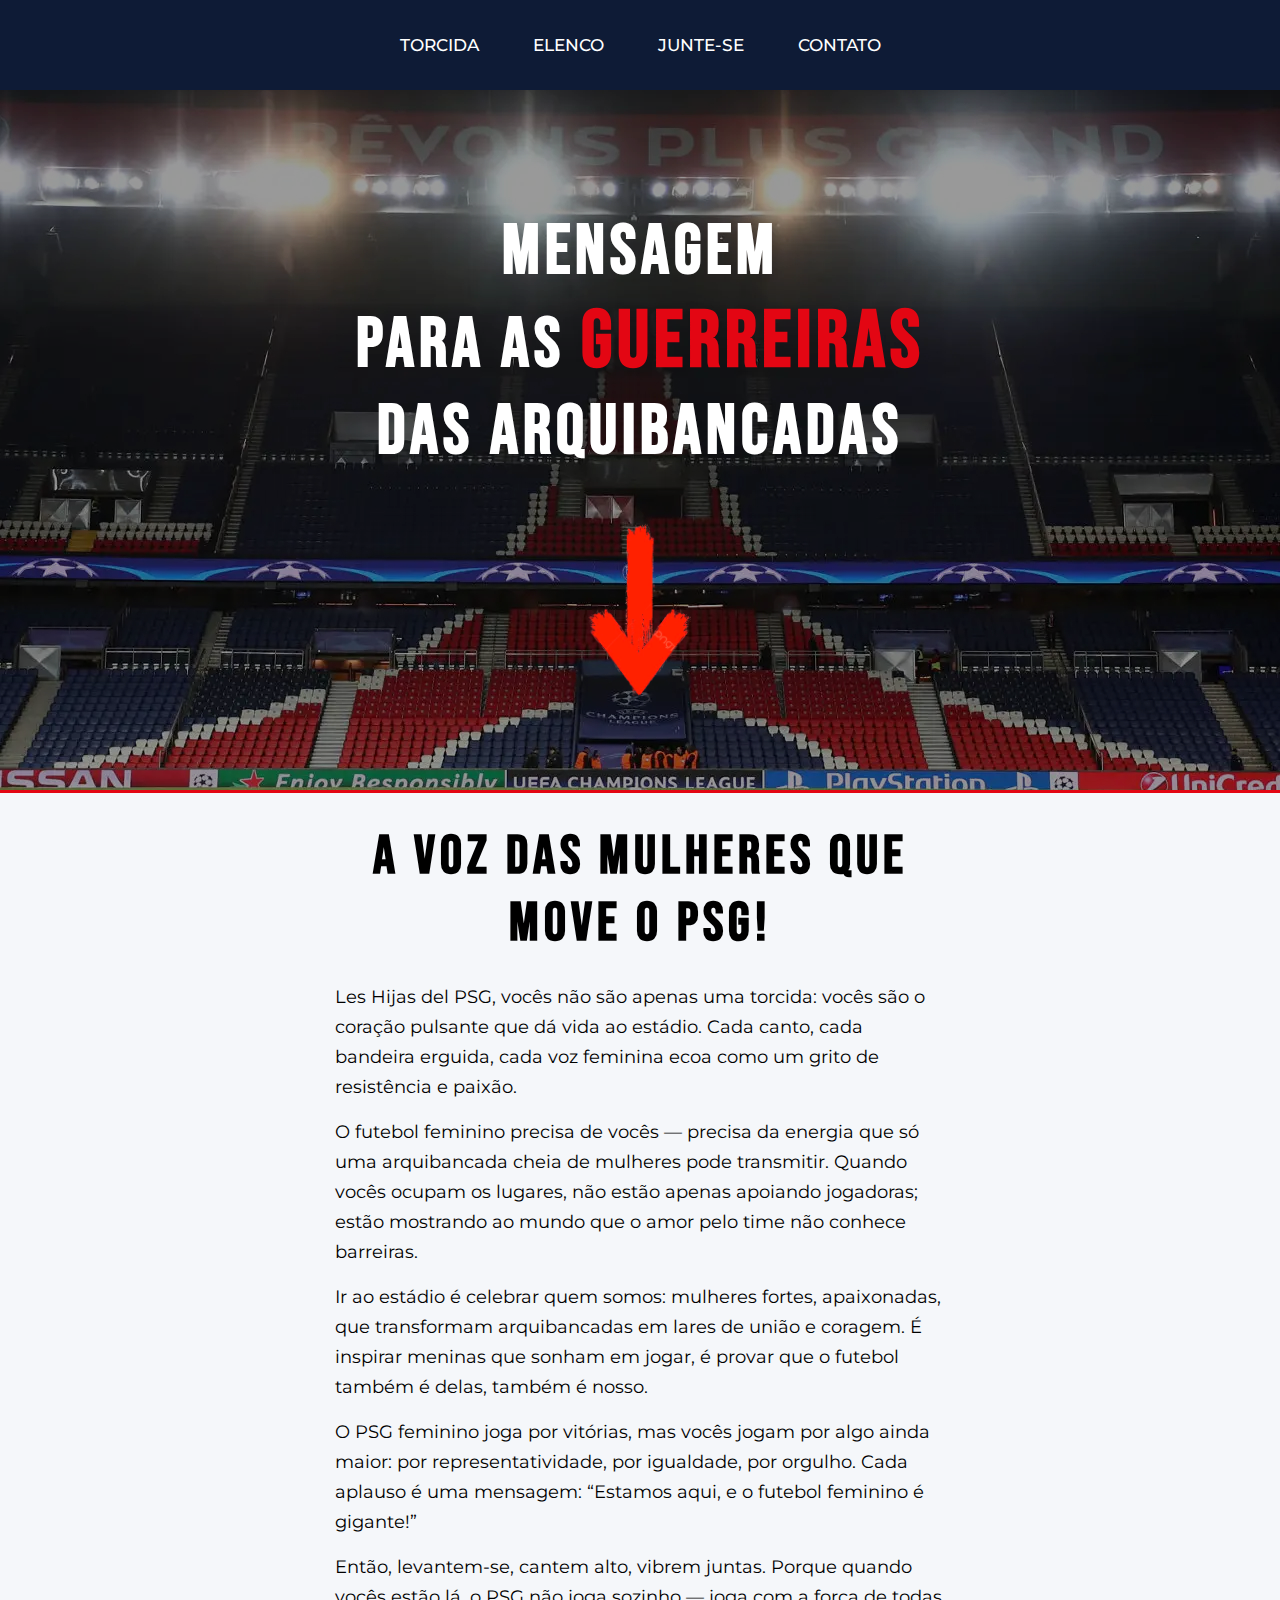
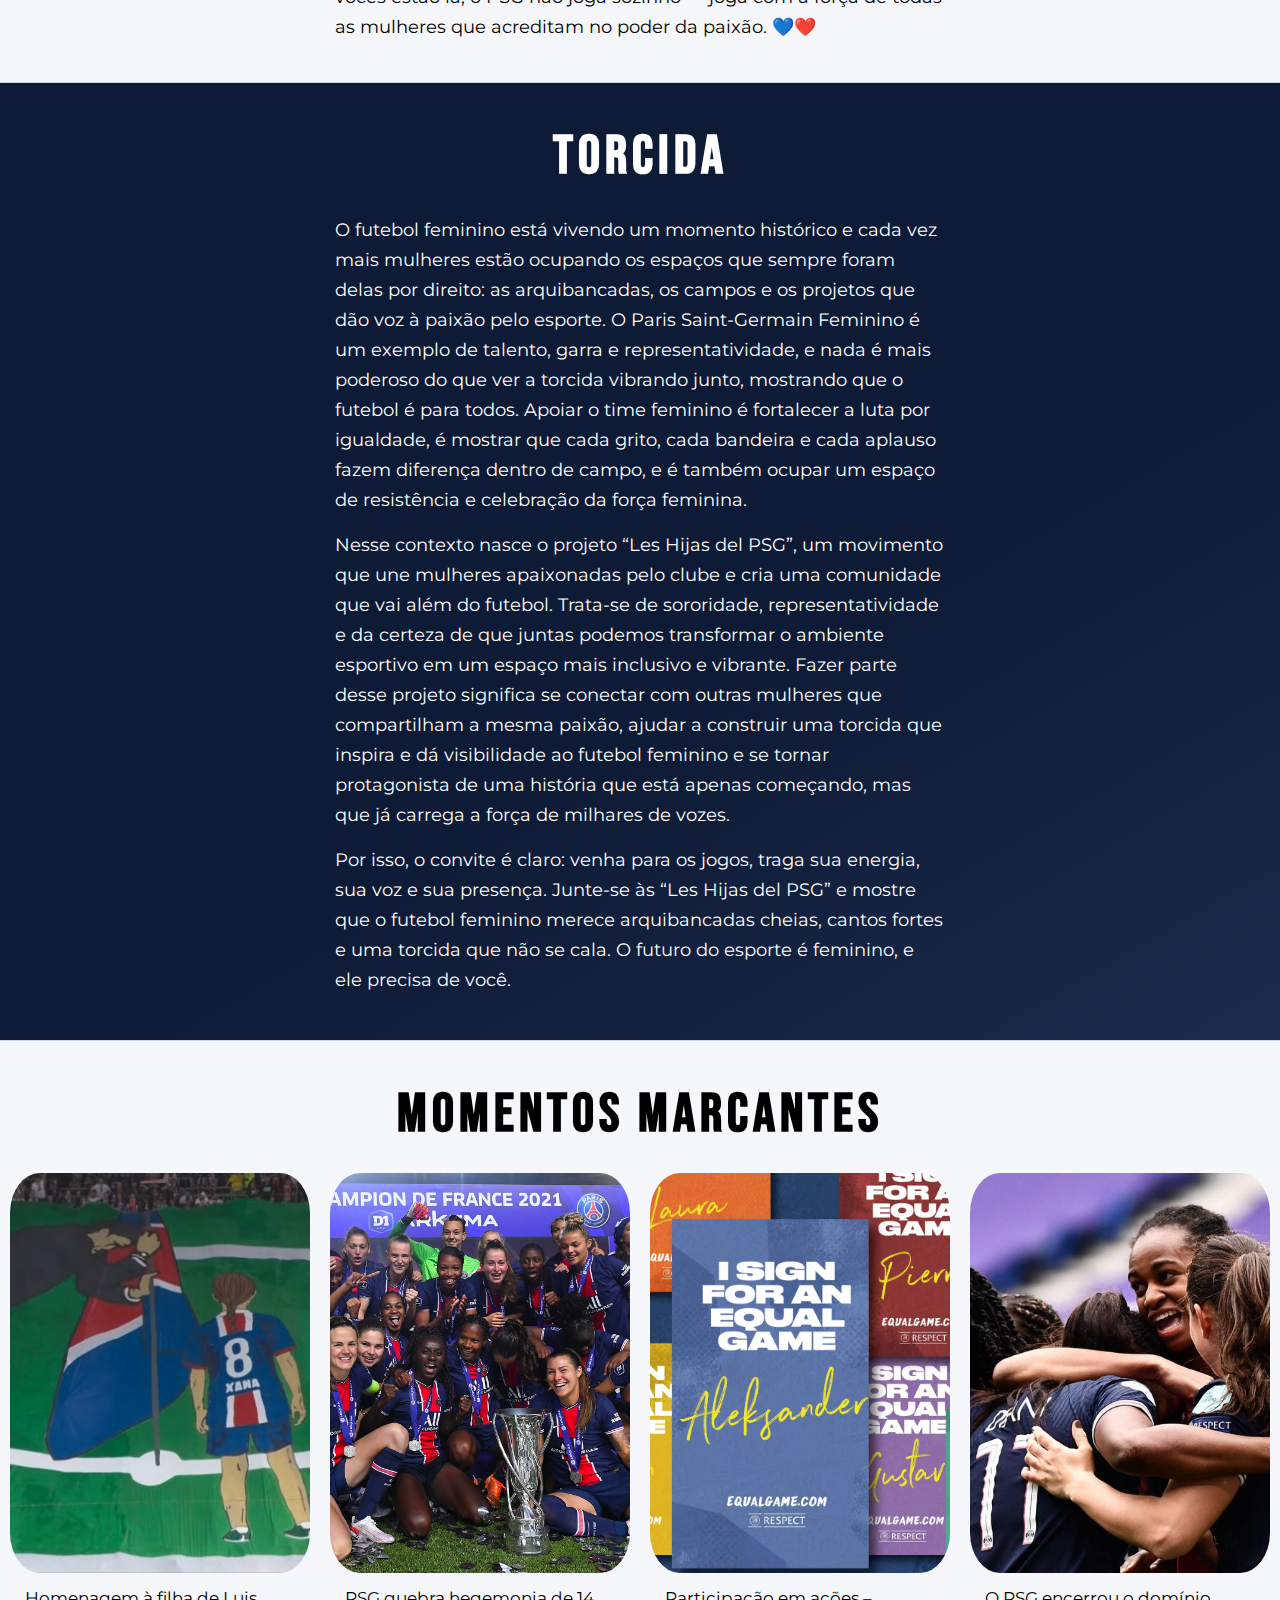
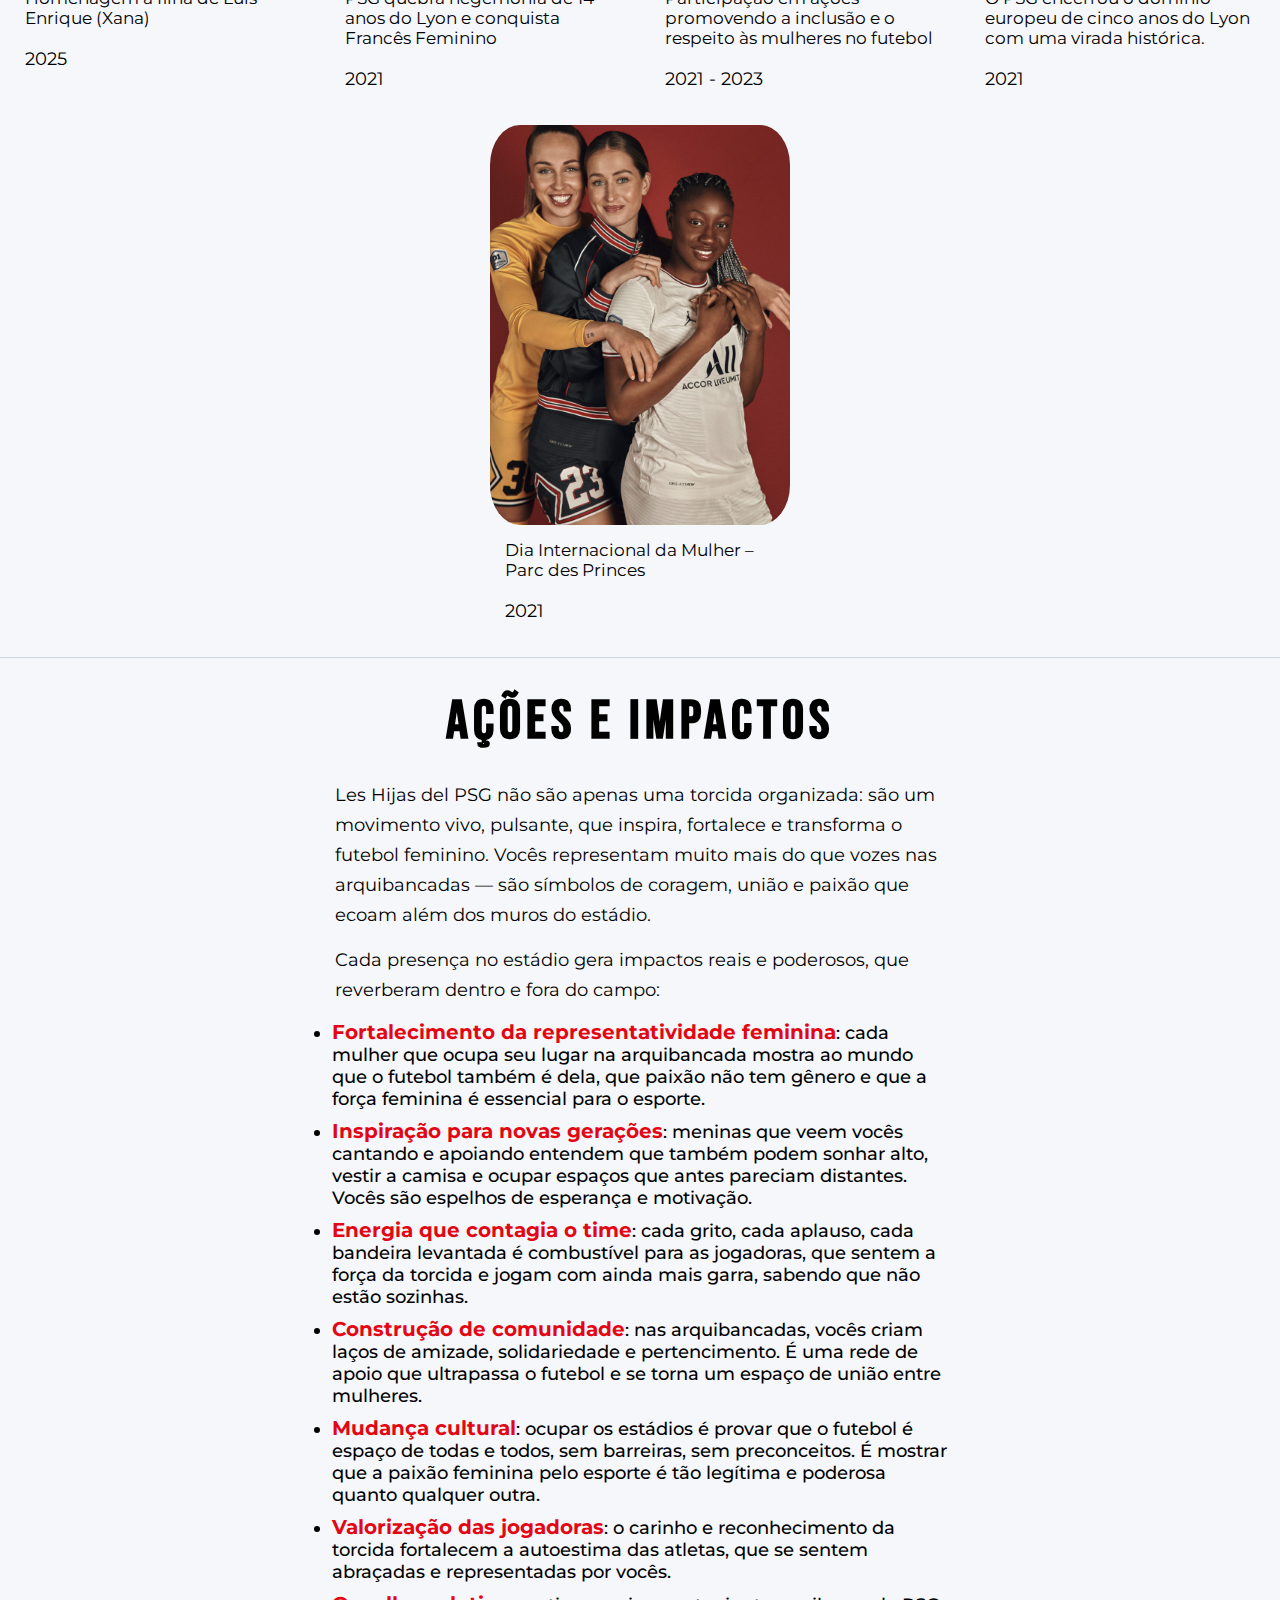
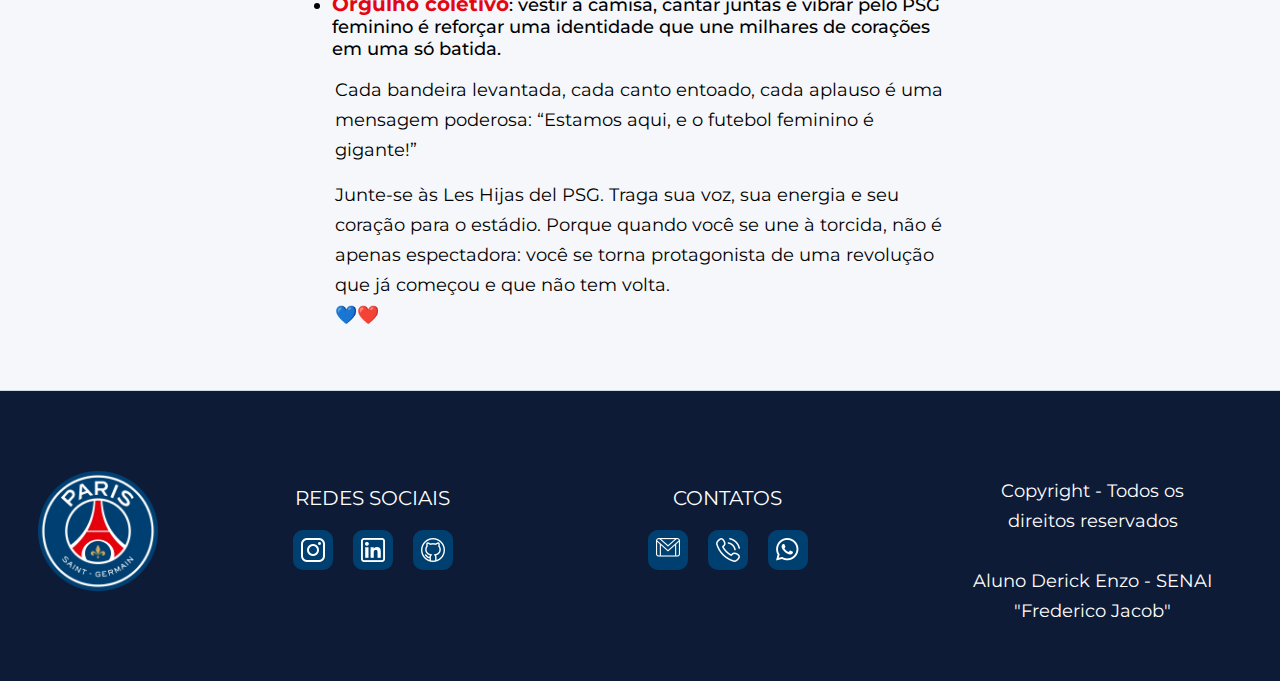
<file: index.html>
<!DOCTYPE html>
<html lang="pt-br">
<head>
    <meta charset="UTF-8">
    <meta name="viewport" content="width=device-width, initial-scale=1.0">
    <meta name="description" content="">
    <meta name="keywords" content="">
    <meta name="author" content="Aluno Derick Enzo - SENAI 'Frederico Jacob'">
    <link rel="shortcut icon" href="assets/image/logo/icon-psg.ico" type="image/x-icon">
    <link rel="stylesheet" href="assets/design/global/global.css" media="screen">
    <link rel="stylesheet" href="assets/design/global/header.css" media="screen">
    <link rel="stylesheet" href="assets/design/design-index/main.css" media="screen">
    <link rel="stylesheet" href="assets/design/global/footer.css" media="screen">

    <link rel="stylesheet" href="assets/design/design-index/imprimir-elenco.css" media="print">
    <title>Les Hijas del PSG</title>
</head>
<body>
    <header>
        <nav class="nav-menu">
            <figure>
                <a href="#">
                    <img class="logo-psg" src="assets/image/logo/Logo_PSG.png" alt="logo-psg" height="150px">
                </a>
            </figure>
            <ul>
                <li><a class="link" href="index.html">TORCIDA</a></li>

                <li><a class="link" href="elenco.html">ELENCO</a></li>

                <li><a class="link" href="junte-se.html">JUNTE-SE</a></li>

                <li><a class="link" href="contato.html">CONTATO</a></li>
            </ul>
        </nav>
    </header>

    <main>
        <section class="mensagem-torcida">
            <div class="mobile-banner">                
                <div class="mobile-container-arquibancadas">
                    <h1>Mensagem <br> para as <span>guerreiras</span> <br> das arquibancadas</h1>
                    <figure>
                        <img src="assets/image/seta/Seta.png" alt="Seta vermelha" height="180px">
                    </figure>
                </div>
            </div>

            <figure>
                <img src="assets/image/banner/banner-estádio.jpg" alt="estádio parque dos principes">
            </figure>

            <div class="container-arquibancadas">
                <h1>Mensagem <br> para as <span>guerreiras</span> <br> das arquibancadas</h1>
                <figure>
                    <img src="assets/image/seta/Seta.png" alt="Seta vermelha" height="180px">
                </figure>
            </div>
        </section>

        <article class="mensagem-guerreiras-arquibancadas">
            <div class="container-mensagem-guerreiras">
                <h1>A Voz das Mulheres que Move o PSG!</h1>

                <p>Les Hijas del PSG, vocês não são apenas uma torcida: vocês são o coração pulsante que dá vida ao estádio. Cada canto, cada bandeira erguida, cada voz feminina ecoa como um grito de resistência e paixão.</p>

                <p>O futebol feminino precisa de vocês — precisa da energia que só uma arquibancada cheia de mulheres pode transmitir. Quando vocês ocupam os lugares, não estão apenas apoiando jogadoras; estão mostrando ao mundo que o amor pelo time não conhece barreiras.</p>

                <p>Ir ao estádio é celebrar quem somos: mulheres fortes, apaixonadas, que transformam arquibancadas em lares de união e coragem. É inspirar meninas que sonham em jogar, é provar que o futebol também é delas, também é nosso.</p>

                <p>O PSG feminino joga por vitórias, mas vocês jogam por algo ainda maior: por representatividade, por igualdade, por orgulho. Cada aplauso é uma mensagem: “Estamos aqui, e o futebol feminino é gigante!”</p>
                
                <p>Então, levantem-se, cantem alto, vibrem juntas. Porque quando vocês estão lá, o PSG não joga sozinho — joga com a força de todas as mulheres que acreditam no poder da paixão. 💙❤️</p>
            </div>
        </article>

        <section class="torcida">
            <div class="bandeiras-torcida">
                <figure>
                    <img src="assets/image/torcida/i.jfif" alt="Bandeirão Arquibancada">
                </figure>
            </div>

            <div class="texto-torcida">
                <h1>TORCIDA</h1>

                <p>O futebol feminino está vivendo um momento histórico e cada vez mais mulheres estão ocupando os espaços que sempre foram delas por direito: as arquibancadas, os campos e os projetos que dão voz à paixão pelo esporte. O Paris Saint-Germain Feminino é um exemplo de talento, garra e representatividade, e nada é mais poderoso do que ver a torcida vibrando junto, mostrando que o futebol é para todos. Apoiar o time feminino é fortalecer a luta por igualdade, é mostrar que cada grito, cada bandeira e cada aplauso fazem diferença dentro de campo, e é também ocupar um espaço de resistência e celebração da força feminina.</p>

                <p>Nesse contexto nasce o projeto “Les Hijas del PSG”, um movimento que une mulheres apaixonadas pelo clube e cria uma comunidade que vai além do futebol. Trata-se de sororidade, representatividade e da certeza de que juntas podemos transformar o ambiente esportivo em um espaço mais inclusivo e vibrante. Fazer parte desse projeto significa se conectar com outras mulheres que compartilham a mesma paixão, ajudar a construir uma torcida que inspira e dá visibilidade ao futebol feminino e se tornar protagonista de uma história que está apenas começando, mas que já carrega a força de milhares de vozes.</p>

                <p>Por isso, o convite é claro: venha para os jogos, traga sua energia, sua voz e sua presença. Junte-se às “Les Hijas del PSG” e mostre que o futebol feminino merece arquibancadas cheias, cantos fortes e uma torcida que não se cala. O futuro do esporte é feminino, e ele precisa de você.</p>
            </div>

            <div class="bandeiras-torcida-2">
                <figure>
                    <img src="assets/image/torcida/torcida-psg-2.jpg" alt="Bandeirão Arquibancada">
                </figure>
            </div>
        </section>

        <section class="section-momentos-marcantes">
            <h1>Momentos Marcantes</h1>

            <div class="container-imagem-momentos">

                <figure class="container-imagens">
                        <img src="assets/image/momentos-historicos/homenagem-filha-luis-henrique-2025.jfif" alt="Homenagem à filha de Luis Enrique (Xana)">
                        <figcaption>Homenagem à filha de Luis Enrique (Xana) <br><br> <span>2025</span></figcaption>
                </figure>

                <figure class="container-imagens">
                        <img src="assets/image/momentos-historicos/PSG-campeonato-frances-feminino-2021.jpg" alt="PSG Campeão Frances Feminino 2021">
                        <figcaption>
                            PSG quebra hegemonia de 14 anos do Lyon e conquista Francês Feminino <br><br> <span>2021</span>
                        </figcaption>
                </figure>

                <figure class="container-imagens">
                        <img style="object-fit: cover;" src="assets/image/momentos-historicos/UEFA-Equal-Game.png" alt="Bandeirão Arquibancada">
                        <figcaption>
                            Participação em ações – promovendo a inclusão e o respeito às mulheres no futebol <br><br> <span>2021 - 2023</span>
                        </figcaption>
                </figure>

                <figure class="container-imagens">
                        <img src="assets/image/momentos-historicos/paris_saint_germain_-_women_s_champions_league-contra-lyon.jpeg" alt="Bandeirão Arquibancada">
                        <figcaption>
                            O PSG encerrou o domínio europeu de cinco anos do Lyon com uma virada histórica. <br><br> <span>2021</span>
                        </figcaption>
                </figure>

                <figure class="container-imagens">
                        <img src="assets/image/momentos-historicos/Dia Internacional da Mulher (março de 2023).jpeg" alt="Bandeirão Arquibancada">
                        <figcaption>
                            Dia Internacional da Mulher – Parc des Princes <br><br> <span>2021</span>
                        </figcaption>
                </figure>
            </div>

            <div class="mobile-container-imagem-momentos">

                <div class="container-card-momentos-1">
                    <div class="container-card-e-descricao">
                        <div class="psg-feminino-campeonato-frances card-momentos" alt="Psg feminino - Campeonato françes"></div>
                        <div class="descricao-imagem-1">
                            <span>PSG quebra hegemonia de 14 anos do Lyon e conquista Francês Feminino - 2021</span>
                        </div>
                    </div>
                </div>

                <div class="container-card-momentos-2">
                    <div class="container-card-e-descricao">
                        <div class="homenagem-filha-luis-henrique card-momentos"></div>
                        <div class="descricao">
                            <span>Homenagem à filha de Luis Enrique (Xana) - 2025</span>
                        </div>
                    </div>
                        
                    <div class="container-card-e-descricao">
                        <div class="participacao-acoes card-momentos"></div>
                        <div class="descricao">
                            <span>Participação em ações – promovendo a inclusão e o respeito às mulheres no futebol - 2021 - 2023</span>
                        </div>
                    </div>

                    <div class="container-card-e-descricao">
                        <div class="psg-encerra-dominio-lyon card-momentos"></div>
                        <div class="descricao">
                            <span>O PSG encerrou o domínio europeu de cinco anos do Lyon com uma virada histórica - 2021</span>
                        </div>
                    </div>
                        
                    <div class="container-card-e-descricao">
                        <div class="dia-internacional-mulher card-momentos"></div>
                        <div class="descricao">
                            <span>Dia Internacional da Mulher – Parc des Princes - 2021</span>
                        </div>
                    </div>
                </div>
            </div>
        </section>

        <section class="section-acao-impacto">
            <div class="texto-acoes-impactos">
                <h1>Ações e Impactos</h1>

                <p>Les Hijas del PSG não são apenas uma torcida organizada: são um movimento vivo, pulsante, que inspira, fortalece e transforma o futebol feminino. Vocês representam muito mais do que vozes nas arquibancadas — são símbolos de coragem, união e paixão que ecoam além dos muros do estádio.</p>

                <p>Cada presença no estádio gera impactos reais e poderosos, que reverberam dentro e fora do campo:</p>

                <ul>
                    <li><span>Fortalecimento da representatividade feminina</span>: cada mulher que ocupa seu lugar na arquibancada mostra ao mundo que o futebol também é dela, que paixão não tem gênero e que a força feminina é essencial para o esporte.</li>
                    <li><span>Inspiração para novas gerações</span>: meninas que veem vocês cantando e apoiando entendem que também podem sonhar alto, vestir a camisa e ocupar espaços que antes pareciam distantes. Vocês são espelhos de esperança e motivação.</li>
                    <li><span>Energia que contagia o time</span>: cada grito, cada aplauso, cada bandeira levantada é combustível para as jogadoras, que sentem a força da torcida e jogam com ainda mais garra, sabendo que não estão sozinhas.</li>
                    <li><span>Construção de comunidade</span>: nas arquibancadas, vocês criam laços de amizade, solidariedade e pertencimento. É uma rede de apoio que ultrapassa o futebol e se torna um espaço de união entre mulheres.</li>
                    <li><span>Mudança cultural</span>: ocupar os estádios é provar que o futebol é espaço de todas e todos, sem barreiras, sem preconceitos. É mostrar que a paixão feminina pelo esporte é tão legítima e poderosa quanto qualquer outra.</li>
                    <li><span>Valorização das jogadoras</span>: o carinho e reconhecimento da torcida fortalecem a autoestima das atletas, que se sentem abraçadas e representadas por vocês.</li>
                    <li><span>Orgulho coletivo</span>: vestir a camisa, cantar juntas e vibrar pelo PSG feminino é reforçar uma identidade que une milhares de corações em uma só batida.</li>
                </ul>

                <p>Cada bandeira levantada, cada canto entoado, cada aplauso é uma mensagem poderosa: “Estamos aqui, e o futebol feminino é gigante!”</p>

                <p>Junte-se às Les Hijas del PSG. Traga sua voz, sua energia e seu coração para o estádio. Porque quando você se une à torcida, não é apenas espectadora: você se torna protagonista de uma revolução que já começou e que não tem volta. <br>💙❤️</p>
            </div>

        </section>
    </main>

    <footer>
        <div class="logo-footer">
            <img src="assets/image/logo/Logo_PSG.png" alt="logo-psg" height="120px">
        </div>

        <section class="Redes-sociais">
            <span>Redes Sociais</span>

            <div class="container-redes">
                <nav>
                    <a href="#">
                        <img src="assets/image/redes-sociais/instagram.png" alt="instagram">
                    </a>
                </nav>

                <nav>
                    <a href="#">
                        <img src="assets/image/redes-sociais/linkedin.png" alt="linkedin">
                    </a>
                </nav>

                <nav>
                    <a href="#">
                        <img src="assets/image/redes-sociais/github.png" alt="Github">
                    </a>
                </nav>
            </div>
        </section>

        <section class="contatos">
            <span>Contatos</span>
            
            <div class="container-contatos">
                <nav>
                    <a href="#">
                        <img src="assets/image/contatos/gmail.png" alt="gmail">
                    </a>
                </nav>

                <nav>
                    <a href="#">
                        <img src="assets/image/contatos/chamada-telefonica.png" alt="ligar">
                    </a>
                </nav>

                <nav>
                    <a href="#">
                        <img src="assets/image/contatos/whatsapp.png" alt="whatsapp">
                    </a>
                </nav>
            </div>
        </section>

        <section class="direito">
            <p>Copyright - Todos os direitos reservados <br><br> Aluno Derick Enzo - SENAI "Frederico Jacob"</p>
        </section>
    </footer>
</body>
</html>
</file>
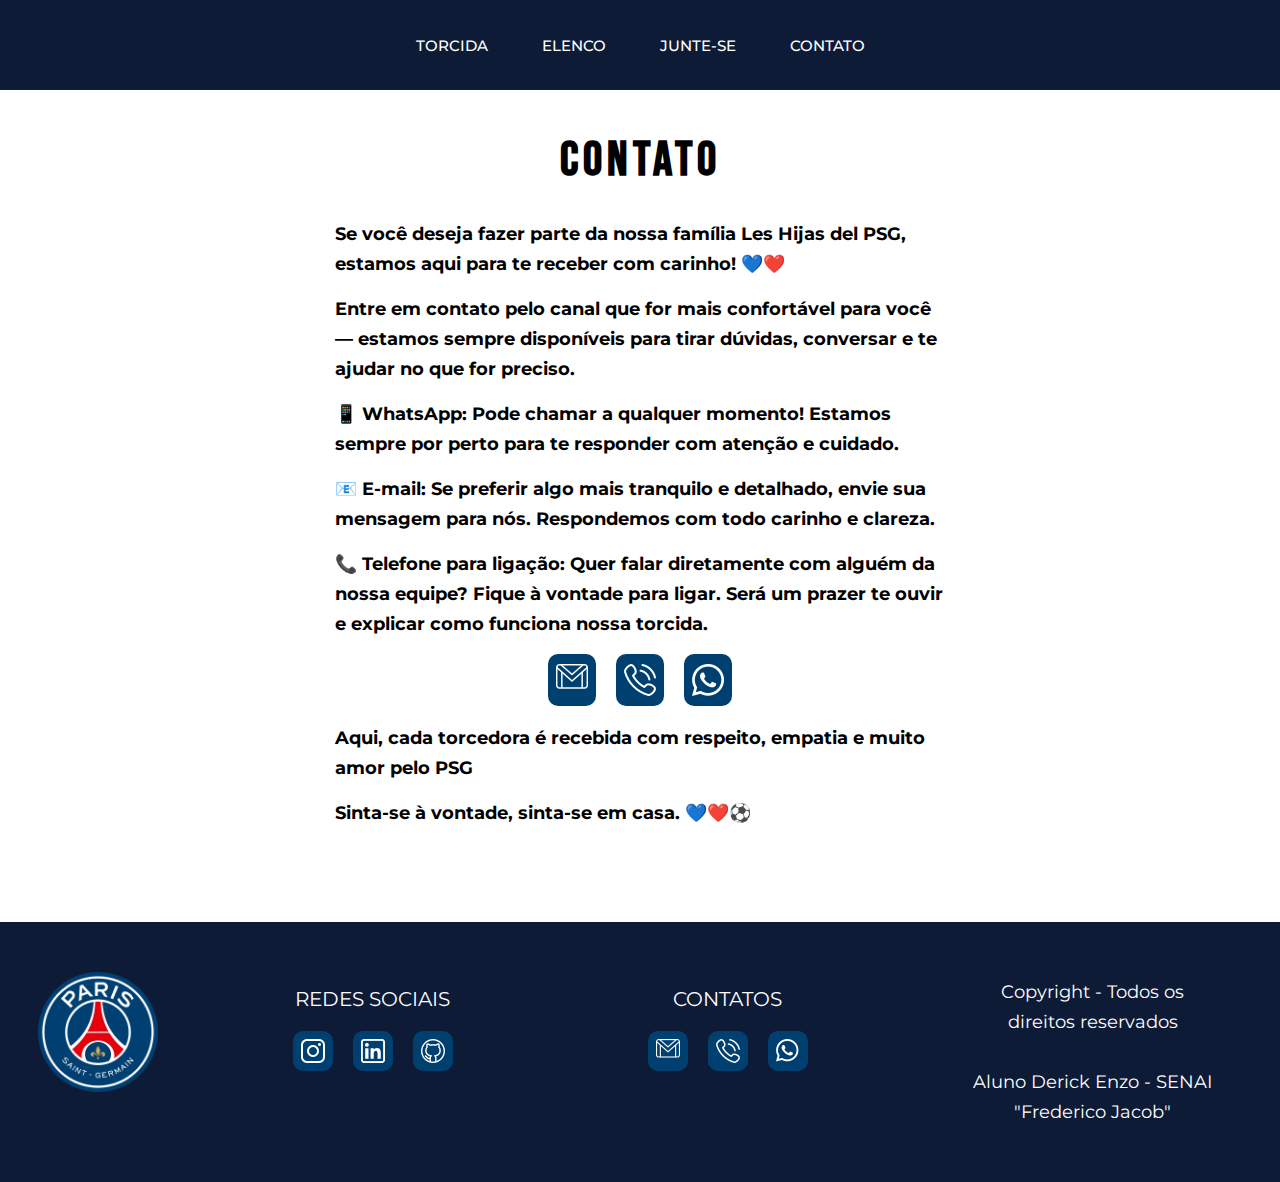
<file: contato.html>
<!DOCTYPE html>
<html lang="pt-br">
<head>
    <meta charset="UTF-8">
    <meta name="viewport" content="width=device-width, initial-scale=1.0">
    <meta name="description" content="">
    <meta name="keywords" content="">
    <meta name="author" content="Aluno Derick Enzo - SENAI 'Frederico Jacob'">
    <link rel="shortcut icon" href="assets/image/logo/icon-psg.ico" type="image/x-icon">
    <link rel="stylesheet" href="assets/design/global/global.css" media="screen">
    <link rel="stylesheet" href="assets/design/global/header.css" media="screen">
    <link rel="stylesheet" href="assets/design/design-contato/main.css" media="screen">
    <link rel="stylesheet" href="assets/design/global/footer.css" media="screen">

    <link rel="stylesheet" href="assets/design/design-contato/imprimir-contato.css" media="print">
    <title>Contato</title>
</head>
<body>
    <header>
        <nav class="nav-menu">
            <figure>
                <a href="#">
                    <img class="logo-psg" src="assets/image/logo/Logo_PSG.png" alt="logo-psg" height="150px">
                </a>
            </figure>
            <ul>
                <li><a class="link" href="index.html">TORCIDA</a></li>

                <li><a class="link" href="elenco.html">ELENCO</a></li>

                <li><a class="link" href="junte-se.html">JUNTE-SE</a></li>

                <li><a class="link" href="contato.html">CONTATO</a></li>
            </ul>
        </nav>
    </header>

    <main>
        <section class="section-contato">
            <h1>Contato</h1>
            <div class="texto-contato">
                
                <p>Se você deseja fazer parte da nossa família Les Hijas del PSG, estamos aqui para te receber com carinho! 💙❤️</p>

                <p>Entre em contato pelo canal que for mais confortável para você — estamos sempre disponíveis para tirar dúvidas, conversar e te ajudar no que for preciso.</p>

                <p>📱 WhatsApp: Pode chamar a qualquer momento! Estamos sempre por perto para te responder com atenção e cuidado.</p>

                <p>📧 E-mail: Se preferir algo mais tranquilo e detalhado, envie sua mensagem para nós. Respondemos com todo carinho e clareza.</p>

                <p>📞 Telefone para ligação: Quer falar diretamente com alguém da nossa equipe? Fique à vontade para ligar. Será um prazer te ouvir e explicar como funciona nossa torcida.</p>
                
                <div class="impressao-contatos">
                    <p>+55 11 99745-1780</p>
                    <p>decko28012007@gmail.com</p>
                    <p>997451780</p>
                </div>

                <div class="container-contatos-texto">
                    <nav>
                        <a href="#">
                            <img src="assets/image/contatos/gmail-32px.png" alt="gmail">
                        </a>
                    </nav>
                
                    <nav>
                        <a href="#">
                            <img src="assets/image/contatos/chamada-telefonica-32px.png" alt="ligar">
                        </a>
                    </nav>
                
                    <nav>
                        <a href="#">
                            <img src="assets/image/contatos/whatsapp-32px.png" alt="whatsapp">
                        </a>
                    </nav>
                </div>

                <p>Aqui, cada torcedora é recebida com respeito, empatia e muito amor pelo PSG</p>

                <p>Sinta-se à vontade, sinta-se em casa. 💙❤️⚽</p>
            </div>
        </section>
    </main>

    <footer>
        <div class="logo-footer">
            <img src="assets/image/logo/Logo_PSG.png" alt="logo-psg" height="120px">
        </div>

        <section class="Redes-sociais">
            <span>Redes Sociais</span>

            <div class="container-redes">
                <nav>
                    <a href="#">
                        <img src="assets/image/redes-sociais/instagram.png" alt="instagram">
                    </a>
                </nav>

                <nav>
                    <a href="#">
                        <img src="assets/image/redes-sociais/linkedin.png" alt="linkedin">
                    </a>
                </nav>

                <nav>
                    <a href="#">
                        <img src="assets/image/redes-sociais/github.png" alt="Github">
                    </a>
                </nav>
            </div>
        </section>

        <section class="contatos">
            <span>Contatos</span>
            
            <div class="container-contatos">
                <nav>
                    <a href="#">
                        <img src="assets/image/contatos/gmail.png" alt="gmail">
                    </a>
                </nav>

                <nav>
                    <a href="#">
                        <img src="assets/image/contatos/chamada-telefonica.png" alt="ligar">
                    </a>
                </nav>

                <nav>
                    <a href="#">
                        <img src="assets/image/contatos/whatsapp.png" alt="whatsapp">
                    </a>
                </nav>
            </div>
        </section>

        <section class="direito">
            <p>Copyright - Todos os direitos reservados <br><br> Aluno Derick Enzo - SENAI "Frederico Jacob"</p>
        </section>
    </footer>
</body>
</html>
</file>
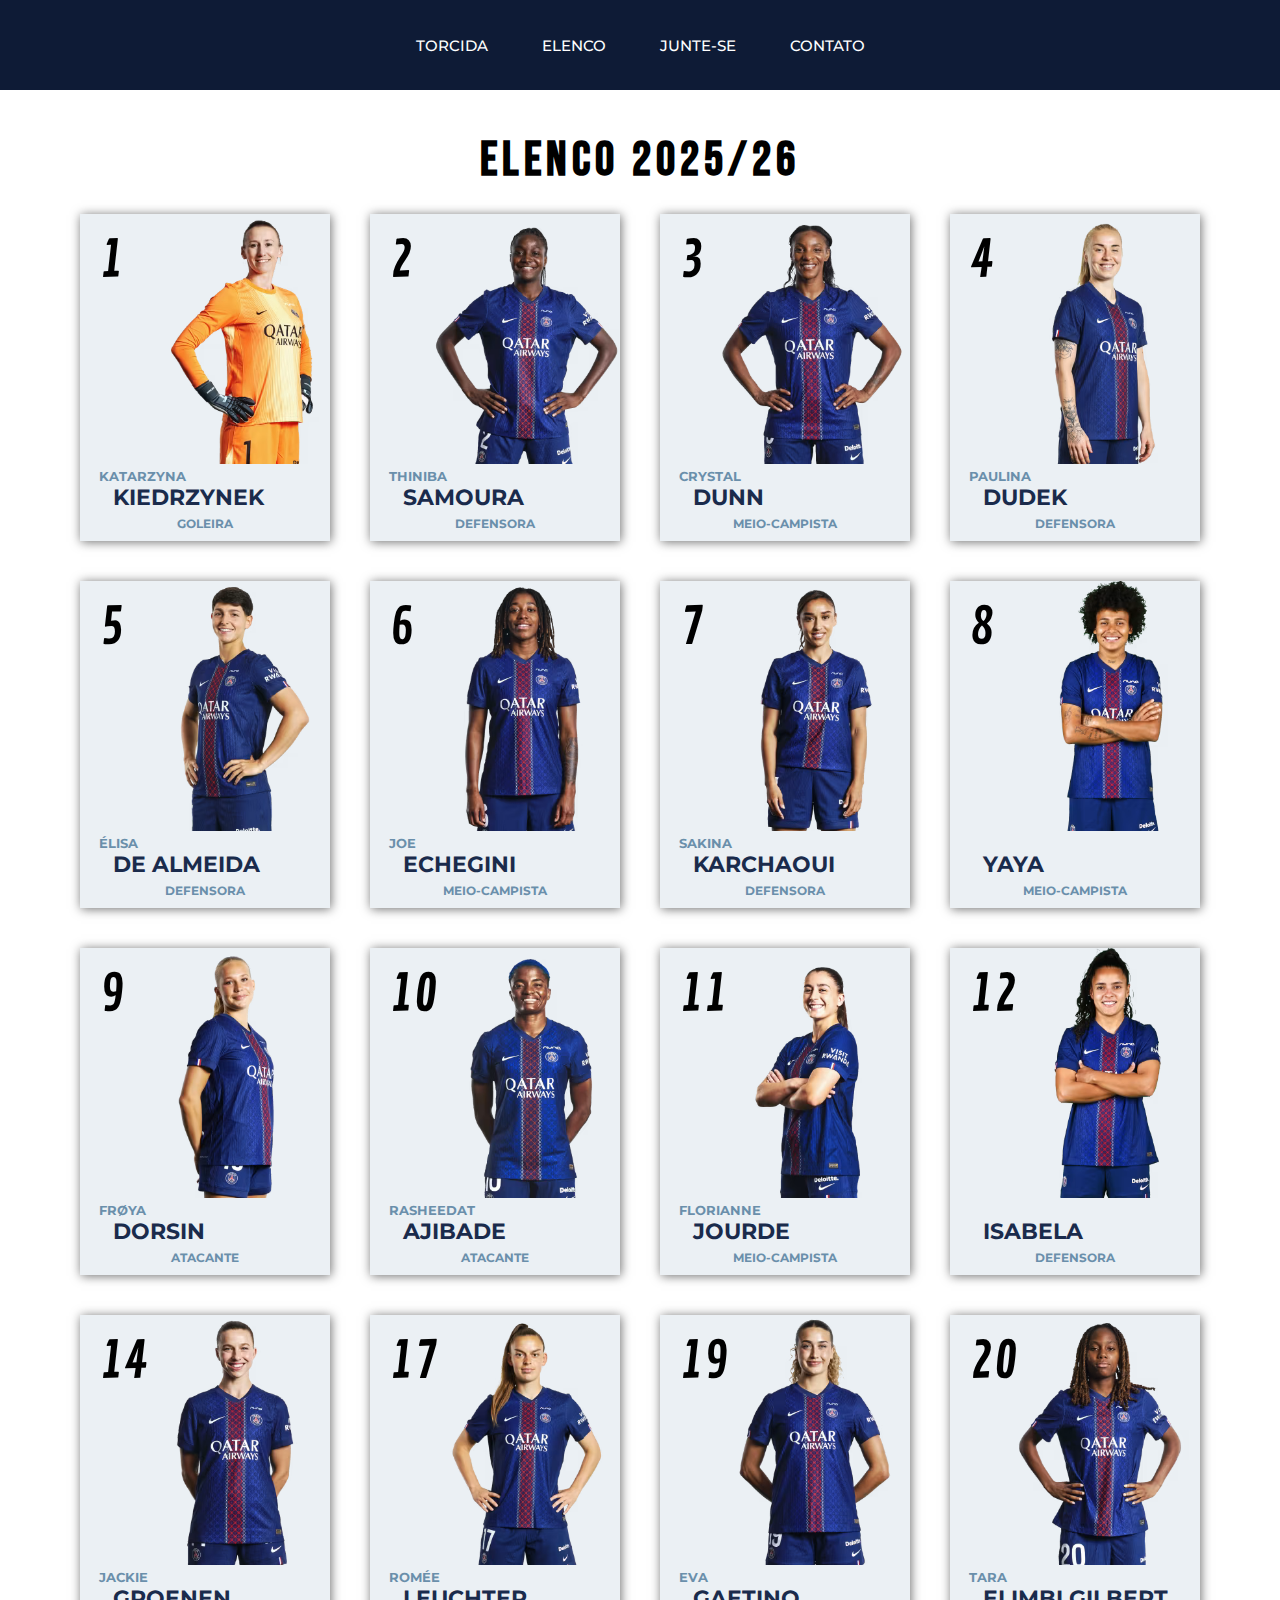
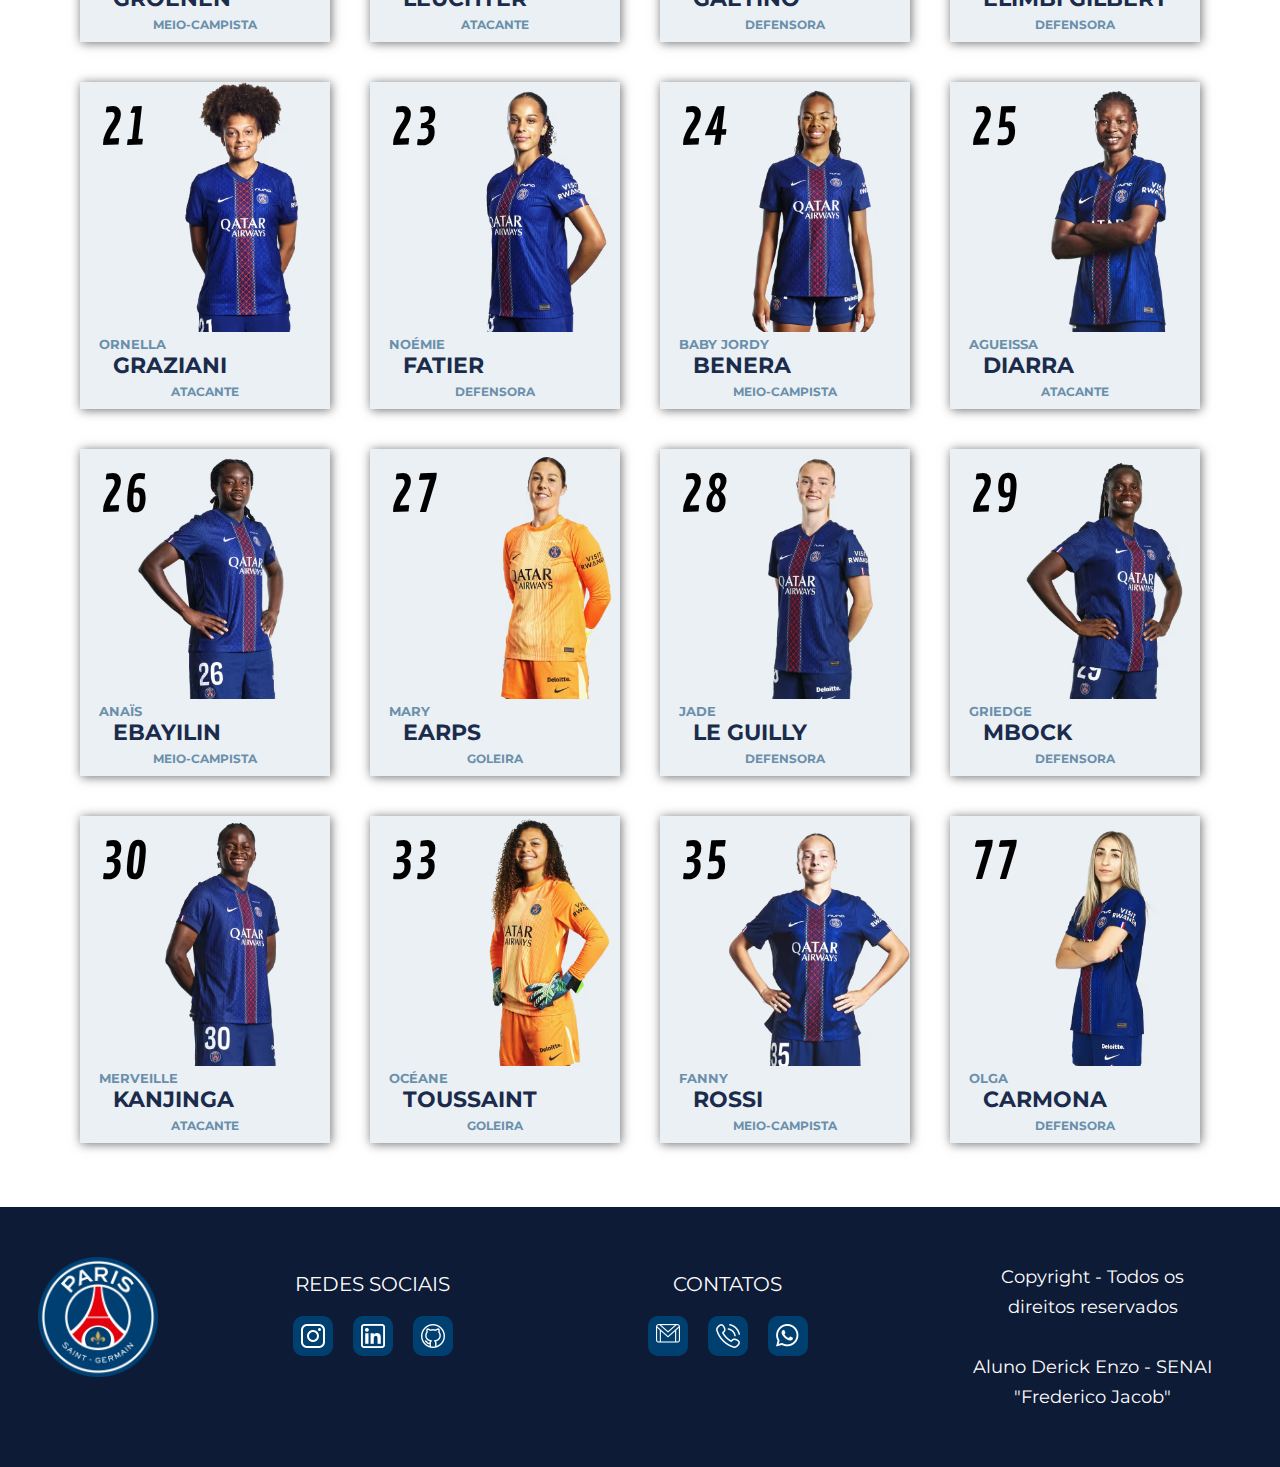
<file: elenco.html>
<!DOCTYPE html>
<html lang="pt-br">
<head>
    <meta charset="UTF-8">
    <meta name="viewport" content="width=device-width, initial-scale=1.0">
    <meta name="description" content="">
    <meta name="keywords" content="">
    <meta name="author" content="Aluno Derick Enzo - SENAI 'Frederico Jacob'">
    <link rel="shortcut icon" href="assets/image/logo/icon-psg.ico" type="image/x-icon">
    <link rel="stylesheet" href="assets/design/global/global.css" media="screen">
    <link rel="stylesheet" href="assets/design/global/header.css" media="screen">
    <link rel="stylesheet" href="assets/design/design-elenco/main.css" media="screen">
    <link rel="stylesheet" href="assets/design/global/footer.css" media="screen">

    <link rel="stylesheet" href="assets/design/design-elenco/imprimir-elenco.css" media="print">
    <title>Contato</title>
</head>
<body>
    <header>
        <nav class="nav-menu">
            <figure>
                <img class="logo-psg" src="assets/image/logo/Logo_PSG.png" alt="logo-psg" height="150px">
            </figure>
            <ul>
                <li><a class="link" href="index.html">TORCIDA</a></li>

                <li><a class="link" href="elenco.html">ELENCO</a></li>

                <li><a class="link" href="junte-se.html">JUNTE-SE</a></li>

                <li><a class="link" href="contato.html">CONTATO</a></li>
            </ul>
        </nav>
    </header>

    <main>
        <section class="section-elenco">
            <h1>Elenco 2025/26</h1>

            <section class="fileira-players">
                <div class="container-player">
                    <div class="card-elenco card-Kiedrzynek">
                        <span class="numero-player">1</span>
                    </div>
                    <div class="descricao-player">
                        <span class="nome-player">Katarzyna</span>
                        <span class="sobrenome-player">Kiedrzynek</span>
                        <span class="posicao-player">Goleira</span>
                    </div>
                </div>

                <div class="container-player">
                    <div class="card-elenco card-Samoura">
                        <span class="numero-player">2</span>
                    </div>
                    <div class="descricao-player">
                        <span class="nome-player">Thiniba</span>
                        <span class="sobrenome-player">Samoura</span>
                        <span class="posicao-player">Defensora</span>
                    </div>
                </div>

                <div class="container-player">
                    <div class="card-elenco card-Dunn">
                        <span class="numero-player">3</span>
                    </div>
                    <div class="descricao-player">
                        <span class="nome-player">Crystal</span>
                        <span class="sobrenome-player">Dunn</span>
                        <span class="posicao-player">Meio-campista</span>
                    </div>
                </div>

                <div class="container-player">
                    <div class="card-elenco card-Dudek">
                        <span class="numero-player">4</span>
                    </div>
                    <div class="descricao-player">
                        <span class="nome-player">Paulina</span>
                        <span class="sobrenome-player">Dudek</span>
                        <span class="posicao-player">Defensora</span>
                    </div>
                </div>

                <div class="container-player">
                    <div class="card-elenco card-DeAlmeida">
                        <span class="numero-player">5</span>
                    </div>
                    <div class="descricao-player">
                        <span class="nome-player">Élisa</span>
                        <span class="sobrenome-player">De Almeida</span>
                        <span class="posicao-player">Defensora</span>
                    </div>
                </div>

                <div class="container-player">
                    <div class="card-elenco card-Echegini">
                        <span class="numero-player">6</span>
                    </div>
                    <div class="descricao-player">
                        <span class="nome-player">Joe</span>
                        <span class="sobrenome-player">Echegini</span>
                        <span class="posicao-player">Meio-campista</span>
                    </div>
                </div>

                <div class="container-player">
                    <div class="card-elenco card-Karchaoui">
                        <span class="numero-player">7</span>
                    </div>
                    <div class="descricao-player">
                        <span class="nome-player">Sakina</span>
                        <span class="sobrenome-player">Karchaoui</span>
                        <span class="posicao-player">Defensora</span>
                    </div>
                </div>

                <div class="container-player">
                    <div class="card-elenco card-Yaya">
                        <span class="numero-player">8</span>
                    </div>
                    <div class="descricao-player">
                        <span class="nome-player"></span>
                        <span class="sobrenome-player">Yaya</span>
                        <span class="posicao-player">Meio-campista</span>
                    </div>
                </div>

                <div class="container-player">
                    <div class="card-elenco card-Dorsin">
                        <span class="numero-player">9</span>
                    </div>
                    <div class="descricao-player">
                        <span class="nome-player">Frøya</span>
                        <span class="sobrenome-player">Dorsin</span>
                        <span class="posicao-player">Atacante</span>
                    </div>
                </div>

                <div class="container-player">
                    <div class="card-elenco card-Ajibade">
                        <span class="numero-player">10</span>
                    </div>
                    <div class="descricao-player">
                        <span class="nome-player">Rasheedat</span>
                        <span class="sobrenome-player">Ajibade</span>
                        <span class="posicao-player">Atacante</span>
                    </div>
                </div>

                <div class="container-player">
                    <div class="card-elenco card-Jourde">
                        <span class="numero-player">11</span>
                    </div>
                    <div class="descricao-player">
                        <span class="nome-player">Florianne</span>
                        <span class="sobrenome-player">Jourde</span>
                        <span class="posicao-player">Meio-campista</span>
                    </div>
                </div>

                <div class="container-player">
                    <div class="card-elenco card-Isabela">
                        <span class="numero-player">12</span>
                    </div>
                    <div class="descricao-player">
                        <span class="nome-player"></span>
                        <span class="sobrenome-player">Isabela</span>
                        <span class="posicao-player">Defensora</span>
                    </div>
                </div>

                <div class="container-player">
                    <div class="card-elenco card-Groenen">
                        <span class="numero-player">14</span>
                    </div>
                    <div class="descricao-player">
                        <span class="nome-player">Jackie</span>
                        <span class="sobrenome-player">Groenen</span>
                        <span class="posicao-player">Meio-campista</span>
                    </div>
                </div>

                <div class="container-player">
                    <div class="card-elenco card-Leuchter">
                        <span class="numero-player">17</span>
                    </div>
                    <div class="descricao-player">
                        <span class="nome-player">Romée</span>
                        <span class="sobrenome-player">Leuchter</span>
                        <span class="posicao-player">Atacante</span>
                    </div>
                </div>

                <div class="container-player">
                    <div class="card-elenco card-Gaetino">
                        <span class="numero-player">19</span>
                    </div>
                    <div class="descricao-player">
                        <span class="nome-player">Eva</span>
                        <span class="sobrenome-player">Gaetino</span>
                        <span class="posicao-player">Defensora</span>
                    </div>
                </div>

                <div class="container-player">
                    <div class="card-elenco card-ElimbiGilbert">
                        <span class="numero-player">20</span>
                    </div>
                    <div class="descricao-player">
                        <span class="nome-player">Tara</span>
                        <span class="sobrenome-player">Elimbi Gilbert</span>
                        <span class="posicao-player">Defensora</span>
                    </div>
                </div>

                <div class="container-player">
                    <div class="card-elenco card-Graziani">
                        <span class="numero-player">21</span>
                    </div>
                    <div class="descricao-player">
                        <span class="nome-player">Ornella</span>
                        <span class="sobrenome-player">Graziani</span>
                        <span class="posicao-player">Atacante</span>
                    </div>
                </div>

                <div class="container-player">
                    <div class="card-elenco card-Fatier">
                        <span class="numero-player">23</span>
                    </div>
                    <div class="descricao-player">
                        <span class="nome-player">Noémie</span>
                        <span class="sobrenome-player">Fatier</span>
                        <span class="posicao-player">Defensora</span>
                    </div>
                </div>

                <div class="container-player">
                    <div class="card-elenco card-Benera">
                        <span class="numero-player">24</span>
                    </div>
                    <div class="descricao-player">
                        <span class="nome-player">Baby Jordy</span>
                        <span class="sobrenome-player">Benera</span>
                        <span class="posicao-player">Meio-campista</span>
                    </div>
                </div>

                <div class="container-player">
                    <div class="card-elenco card-Diarra">
                        <span class="numero-player">25</span>
                    </div>
                    <div class="descricao-player">
                        <span class="nome-player">Agueissa</span>
                        <span class="sobrenome-player">Diarra</span>
                        <span class="posicao-player">Atacante</span>
                    </div>
                </div>

                <div class="container-player">
                    <div class="card-elenco card-Ebayilin">
                        <span class="numero-player">26</span>
                    </div>
                    <div class="descricao-player">
                        <span class="nome-player">Anaïs</span>
                        <span class="sobrenome-player">Ebayilin</span>
                        <span class="posicao-player">Meio-campista</span>
                    </div>
                </div>

                <div class="container-player">
                    <div class="card-elenco card-Earps">
                        <span class="numero-player">27</span>
                    </div>
                    <div class="descricao-player">
                        <span class="nome-player">Mary</span>
                        <span class="sobrenome-player">Earps</span>
                        <span class="posicao-player">Goleira</span>
                    </div>
                </div>

                <div class="container-player">
                    <div class="card-elenco card-LeGuilly">
                        <span class="numero-player">28</span>
                    </div>
                    <div class="descricao-player">
                        <span class="nome-player">Jade</span>
                        <span class="sobrenome-player">Le Guilly</span>
                        <span class="posicao-player">Defensora</span>
                    </div>
                </div>

                <div class="container-player">
                    <div class="card-elenco card-Mbock">
                        <span class="numero-player">29</span>
                    </div>
                    <div class="descricao-player">
                        <span class="nome-player">Griedge</span>
                        <span class="sobrenome-player">Mbock</span>
                        <span class="posicao-player">Defensora</span>
                    </div>
                </div>

                <div class="container-player">
                    <div class="card-elenco card-Kanjinga">
                        <span class="numero-player">30</span>
                    </div>
                    <div class="descricao-player">
                        <span class="nome-player">Merveille</span>
                        <span class="sobrenome-player">Kanjinga</span>
                        <span class="posicao-player">Atacante</span>
                    </div>
                </div>

                <div class="container-player">
                    <div class="card-elenco card-Toussaint">
                        <span class="numero-player">33</span>
                    </div>
                    <div class="descricao-player">
                        <span class="nome-player">Océane</span>
                        <span class="sobrenome-player">Toussaint</span>
                        <span class="posicao-player">Goleira</span>
                    </div>
                </div>

                <div class="container-player">
                    <div class="card-elenco card-Rossi">
                        <span class="numero-player">35</span>
                    </div>
                    <div class="descricao-player">
                        <span class="nome-player">Fanny</span>
                        <span class="sobrenome-player">Rossi</span>
                        <span class="posicao-player">Meio-campista</span>
                    </div>
                </div>

                <div class="container-player">
                    <div class="card-elenco card-Carmona">
                        <span class="numero-player">77</span>
                    </div>
                    <div class="descricao-player">
                        <span class="nome-player">Olga</span>
                        <span class="sobrenome-player">Carmona</span>
                        <span class="posicao-player">Defensora</span>
                    </div>
                </div>
            </section>
        </section>
    </main>

    <footer>
        <div class="logo-footer">
            <img src="assets/image/logo/Logo_PSG.png" alt="logo-psg" height="120px">
        </div>

        <section class="Redes-sociais">
            <span>Redes Sociais</span>

            <div class="container-redes">
                <nav>
                    <a href="#">
                        <img src="assets/image/redes-sociais/instagram.png" alt="instagram">
                    </a>
                </nav>

                <nav>
                    <a href="#">
                        <img src="assets/image/redes-sociais/linkedin.png" alt="linkedin">
                    </a>
                </nav>

                <nav>
                    <a href="#">
                        <img src="assets/image/redes-sociais/github.png" alt="Github">
                    </a>
                </nav>
            </div>
        </section>

        <section class="contatos">
            <span>Contatos</span>
            
            <div class="container-contatos">
                <nav>
                    <a href="#">
                        <img src="assets/image/contatos/gmail.png" alt="gmail">
                    </a>
                </nav>

                <nav>
                    <a href="#">
                        <img src="assets/image/contatos/chamada-telefonica.png" alt="ligar">
                    </a>
                </nav>

                <nav>
                    <a href="#">
                        <img src="assets/image/contatos/whatsapp.png" alt="whatsapp">
                    </a>
                </nav>
            </div>
        </section>

        <section class="direito">
            <p>Copyright - Todos os direitos reservados <br><br> Aluno Derick Enzo - SENAI "Frederico Jacob"</p>
        </section>
    </footer>
</body>
</html>
</file>
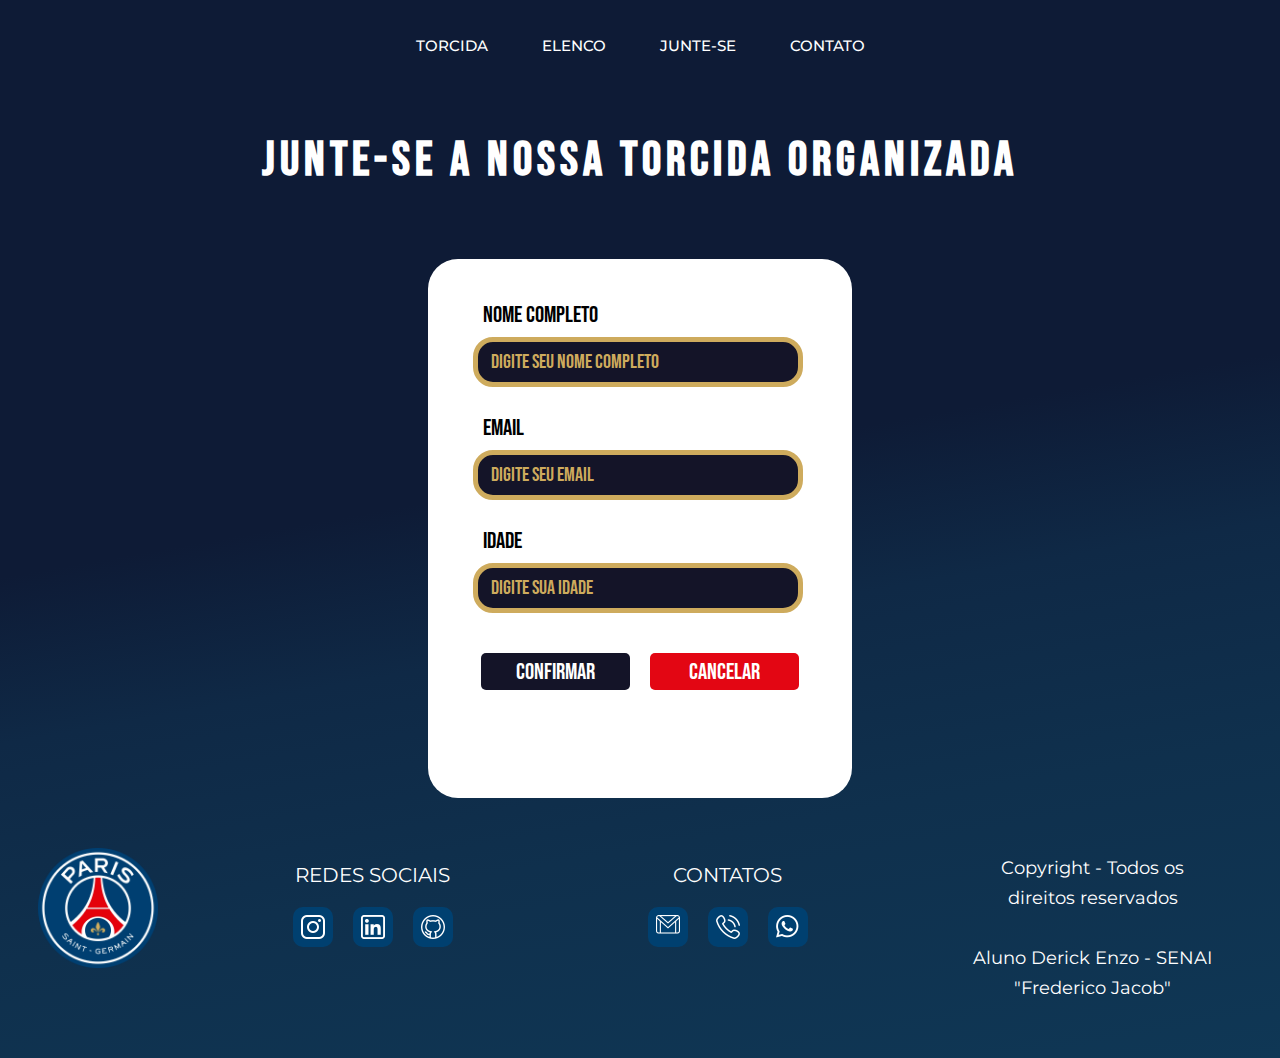
<file: junte-se.html>
<!DOCTYPE html>
<html lang="pt-br">
<head>
    <meta charset="UTF-8">
    <meta name="viewport" content="width=device-width, initial-scale=1.0">
    <meta name="description" content="">
    <meta name="keywords" content="">
    <meta name="author" content="Aluno Derick Enzo - SENAI 'Frederico Jacob'">
    <link rel="shortcut icon" href="assets/image/logo/icon-psg.ico" type="image/x-icon">
    <link rel="stylesheet" href="assets/design/global/global.css" media="screen">
    <link rel="stylesheet" href="assets/design/global/header.css" media="screen">
    <link rel="stylesheet" href="assets/design/design-junte-se/main.css" media="screen">
    <link rel="stylesheet" href="assets/design/global/footer.css" media="screen">

    <link rel="stylesheet" href="assets/design/design-junte-se/imprimir-junte-se.css" media="print">
    <title>Junte-se</title>
</head>
<body>
    <header>
        <nav class="nav-menu">
            <figure>
                <a href="#">
                    <img class="logo-psg" src="assets/image/logo/Logo_PSG.png" alt="logo-psg" height="150px">
                </a>
            </figure>
            <ul>
                <li><a class="link" href="index.html">TORCIDA</a></li>

                <li><a class="link" href="elenco.html">ELENCO</a></li>

                <li><a class="link" href="junte-se.html">JUNTE-SE</a></li>

                <li><a class="link" href="contato.html">CONTATO</a></li>
            </ul>
        </nav>
    </header>

    <main>
        <section class="section-formulario">
            <h1>JUNTE-SE A NOSSA TORCIDA ORGANIZADA</h1>

            <div class="container-formulario">
                <div class="formulario">
                    <div class="campo-nome">
                        <label for="nome">Nome Completo</label>
                        <input type="text" id="nome" name="nome" placeholder="Digite seu nome completo">
                    </div>

                    <div class="campo-email">
                        <label for="email">Email</label>
                        <input type="email" id="email" name="email" placeholder="Digite seu email">
                    </div>

                    <div class="campo-idade">
                        <label for="idade">Idade</label>
                        <input type="number" id="idade" name="idade" placeholder="Digite sua idade">
                    </div>

                    <div class="container-botoes">
                        <div class="botao-confirmar button">
                            <button type="submit">Confirmar</button>
                        </div>
                        <div class="botao-cancelar button">
                            <button type="button">Cancelar</button>
                        </div>
                    </div>
                </div>
            </div>
        </section>
    </main>

    <footer>
        <div class="logo-footer">
            <img src="assets/image/logo/Logo_PSG.png" alt="logo-psg" height="120px">
        </div>

        <section class="Redes-sociais">
            <span>Redes Sociais</span>

            <div class="container-redes">
                <nav>
                    <a href="#">
                        <img src="assets/image/redes-sociais/instagram.png" alt="instagram">
                    </a>
                </nav>

                <nav>
                    <a href="#">
                        <img src="assets/image/redes-sociais/linkedin.png" alt="linkedin">
                    </a>
                </nav>

                <nav>
                    <a href="#">
                        <img src="assets/image/redes-sociais/github.png" alt="Github">
                    </a>
                </nav>
            </div>
        </section>

        <section class="contatos">
            <span>Contatos</span>
            
            <div class="container-contatos">
                <nav>
                    <a href="#">
                        <img src="assets/image/contatos/gmail.png" alt="gmail">
                    </a>
                </nav>

                <nav>
                    <a href="#">
                        <img src="assets/image/contatos/chamada-telefonica.png" alt="ligar">
                    </a>
                </nav>

                <nav>
                    <a href="#">
                        <img src="assets/image/contatos/whatsapp.png" alt="whatsapp">
                    </a>
                </nav>
            </div>
        </section>

        <section class="direito">
            <p>Copyright - Todos os direitos reservados <br><br> Aluno Derick Enzo - SENAI "Frederico Jacob"</p>
        </section>
    </footer>
</body>
</html>
</file>
<file: assets/design/global/global.css>
@import url('https://fonts.googleapis.com/css2?family=Montserrat:ital,wght@0,100..900;1,100..900&display=swap');
@import url('https://fonts.googleapis.com/css2?family=Bebas+Neue&display=swap');
@import url('https://fonts.googleapis.com/css2?family=Contrail+One&display=swap');

* {
    margin: 0;
    padding: 0;
    box-sizing: border-box;
    font-size: 62.5%;
}

html {
    scroll-behavior: smooth;
}

body {
    min-height: 100vh;
    background-color: rgb(14, 27, 54);
}

h1 {
    font-family: 'Bebas Neue', sans-serif;
    font-weight: 900;
    letter-spacing: 0.5rem;
    margin: 1rem 0 2.5rem 0;
    text-align: center;
    font-size: 5.5rem;
}

span {
    font-family: 'Montserrat', cursive;
}

li {
    font-family: 'Montserrat', cursive;
    margin: 9px 12px;
    font-size: 1.8rem;
    font-weight: 500;
}

p {
    font-family: 'Montserrat', cursive;
    margin: 1.5rem;
    font-size: 1.8rem;
    line-height: 3rem;
}

a {
    font-family: 'Montserrat', cursive;
    text-decoration: none;
    color: white;
}

main section, main article {
    border-bottom: 0.5px solid rgb(204, 217, 226);
}
</file>
<file: assets/design/global/header.css>
header {
    background-color: rgb(14, 27, 54);
    font-size: 10rem;
    width: 100%;
}

.nav-menu {
    display: flex;
    justify-content: center;
    padding: 1rem;
}

.nav-menu ul {
    display: flex;
    list-style-type: none;
}

.nav-menu li {
    padding: 15px;
}

.nav-menu a {
    text-align: center;
    text-decoration: none;
    transition: all 0.5s;
    font-size: 1.7rem;
}

.nav-menu a:hover {
    color: rgb(227, 6, 19);
}

.nav-menu img {
    position: absolute;
    left: 22%;
    top: 2%;
    z-index: 1;
}

.mobile-menu-icon, .mobile-menu {
    display: none;
}

@media screen and (min-width: 344px) and (max-width: 700px) {
    html {
        padding: 0;
        margin: 0;
        font-size: 62.5%;
        scroll-behavior: smooth;
    }

    body, header, main, footer {
        padding: 0;
        margin: 0;
        width: 100%;
    }

    .nav-menu ul {
        display: flex;
        flex-direction: column;
        justify-content: center;
        align-items: center;
    }

    .nav-menu a {
        font-size: 1.5rem;
    }

    .nav-menu img {
        display: none;
    }
}

@media screen and (min-width: 701px) and (max-width: 1350px) {
    html {
        padding: 0;
        margin: 0;
        font-size: 62.5%;
        scroll-behavior: smooth;
    }

    body, header, main, footer {
        padding: 0;
        margin: 0;
        width: 100%;
    }

    .nav-menu a {
        font-size: 1.5rem;
    }

    .nav-menu img {
        display: none;
    }
}
</file>
<file: assets/design/design-index/main.css>
main {
    background-color: rgb(245, 247, 250);
}

.mobile-banner {
    display: none;
}

/*mensagem-guerreiras-arquibancadas*/
.container-mensagem-guerreiras {
    margin: 30px auto 40px auto;
    align-items: center;
    max-width: 50%;
}

/* Sessão mensagem para as guerreiras das arquibancadas */
.mensagem-torcida {
    border-bottom: 3px solid rgb(227, 6, 19);
}

.mensagem-torcida > figure {
    height: 700px;
}

.mensagem-torcida > figure > img {
    height: 700px;
    width: 100%;
    filter: brightness(0.6);
    object-fit: cover;
}

.container-arquibancadas {
    position: absolute;
    top: 20rem;
    left: 50%;
    transform: translateX(-50%);
    color: white;
}

.container-arquibancadas > figure > img {
    position: absolute;
    bottom: -20rem;
    left: 50%;
    transform: translateX(-50%);
    filter: brightness(1.5);
}

.container-arquibancadas h1 {
    font-size: 7rem;
}

.container-arquibancadas span {
    font-family: 'Bebas Neue', sans-serif;
    font-size: 8rem;
    color: rgb(227, 6, 19);
}

/* Sessão torcida do PSG */
.torcida {
    display: flex;
    margin-bottom: 2rem;
    color: white;
    background: linear-gradient(150deg, rgb(14, 27, 54) 60%, rgb(26, 43, 76) 100%);
}

.torcida img {
    border-radius: 10%;
}

.bandeiras-torcida img, .bandeiras-torcida-2 img {
    position: absolute;
    object-fit: cover;
    background-size: contain;
    top: 164.5rem;
    width: 300px;
    height: 400px;
}

.bandeiras-torcida img {
    left: 14rem;
}

.bandeiras-torcida-2 img {
    right: 14rem;
}

.texto-torcida {
    margin: 30px auto;
    align-items: center;
    max-width: 50%;
}

/* Momentos marcantes */
.section-momentos-marcantes {
    margin: 30px auto;
    padding: 0 0 2rem;
}

.section-momentos-marcantes img {
    height: 400px;
    width: 300px;
    object-fit: cover;
}

.container-imagem-momentos {
    display: flex;
    justify-content: center;
    flex-direction: row;
    margin: auto;
    gap: 20px;
}

.container-imagem-momentos figcaption {
    margin: 15px;
    align-items: center;
    font-family: 'Montserrat', cursive;
    font-size: 1.7rem;
}

.container-imagem-momentos span {
    font-size: 1.8rem;
}

.container-imagens {
    display: flex;
    flex-direction: column;
    width: 300px;
    align-items: center;
}

.container-imagens img {
    border-radius: 10%;
}

/*Sessão AÇÕES E IMPACTOS*/
.section-acao-impacto {
    margin: 30px auto;
    padding: 0 0 3rem;
}

.texto-acoes-impactos {
    margin: 30px auto;
    align-items: center;
    max-width: 50%;
}

.texto-acoes-impactos span {
    color: rgb(227, 6, 19);
    font-size: 2rem;
    font-weight: 700;
}

.texto-acoes-impactos ul {
    align-items: center;
}

.mobile-container-imagem-momentos {
    display: none;
}

@media screen and (min-width: 344px) and (max-width: 430px) {
    html {
        padding: 0;
        margin: 0;
        font-size: 62.5%;
        scroll-behavior: smooth;
    }

    body, header, main, footer {
        padding: 0;
        margin: 0;
        width: 100%;
    }

    .container-card-momentos-1, .container-card-momentos-2 {
        display: none;
    }

    .mobile-banner {
        display: block;
        background-image: url(../../image/banner/banner-estádio.jpg);
        background-position: center;
        height: 700px;
        width: 100%;
    }

    .mensagem-torcida > figure {
        display: none;
    }

    .mensagem-torcida > figure > img{
        display: none;
    }


    .container-arquibancadas {
        display: none;
    }

    .mobile-container-imagem-momentos {
        display: block;
    }

    .mobile-container-arquibancadas {
        display: flex;
        flex-direction: column;
        justify-content: center;
        align-items: center;
    }

    .mobile-container-arquibancadas h1 {
        padding-top: 8%;
        color: white;
        font-size: 5rem;
    }

    .mobile-container-arquibancadas span {
        font-family: 'Bebas Neue', sans-serif;
        font-size: 6rem;
        color: rgb(227, 6, 19);
    }

    .mobile-container-arquibancadas > figure > img {
        filter: brightness(1.5);
    }

    h1 {
        font-size: 4rem;
    }

    .container-mensagem-guerreiras h1, .torcida h1, .section-momentos-marcantes h1, .section-acao-impacto h1 {
        text-align: left;
        margin-left: 15px;
    }

    .torcida {
        display: flex;
        flex-direction: column;

    }

    .bandeiras-torcida, .bandeiras-torcida-2 {
        display: none;
    }

    .container-mensagem-guerreiras, .texto-torcida, .texto-acoes-impactos {
        margin-right: 10px;
        margin-left: 10px;
        max-width: none;
        text-align: left;
    }

    .container-imagem-momentos {
        display: flex;
        flex-direction: column;
        justify-content: center;
        align-items: center;
    }

    .psg-feminino-campeonato-frances-701a {
        display: none;
    }

    .texto-acoes-impactos ul {
        margin-left: 30px;
        align-items: center;
    }
}

@media screen and (min-width: 431px) and (max-width: 700px) {
    html {
        padding: 0;
        margin: 0;
        font-size: 62.5%;
        scroll-behavior: smooth;
    }

    body, header, main, footer {
        padding: 0;
        margin: 0;
        width: 100%;
    }
    
    .nav-menu a {
        text-align: center;
        text-decoration: none;
        transition: all 0.5s;
        font-size: 1.7rem;
    }

    .nav-menu a:hover {
        color: rgb(227, 6, 19);
    }

    /* BANNER DE FUNDO DO ESTÁDIO DO PSG */
    .mobile-banner {
        display: block;
        background-image: url(../../image/banner/banner-estádio.jpg);
        background-position: center;
        height: 700px;
        width: 100%;
    }

    .mensagem-torcida > figure {
        display: none;
    }

    .mensagem-torcida > figure > img{
        display: none;
    }

    /* MENSAGEM PARA A TORICDA */
    .container-arquibancadas {
        display: none;
    }

    .mobile-container-imagem-momentos {
        display: block;
    }

    .mobile-container-arquibancadas {
        display: flex;
        flex-direction: column;
        justify-content: center;
        align-items: center;
    }

    .mobile-container-arquibancadas h1 {
        padding-top: 30%;
        color: white;
        font-size: 5rem;
    }

    .mobile-container-arquibancadas span {
        font-family: 'Bebas Neue', sans-serif;
        font-size: 6rem;
        color: rgb(227, 6, 19);
    }

    .mobile-container-arquibancadas > figure > img {
        filter: brightness(1.5);
    }

    /* TÍTULOS DO SITE EM GERAL */
    h1 {
        font-size: 4rem;
        text-align: center;
    }

    /* SESSÇÃO DA TORCIDA */
    .torcida {
        display: flex;
        flex-direction: column;

    }

    .bandeiras-torcida, .bandeiras-torcida-2 {
        display: none;
    }

    /* FORMATAÇÃO DOS TEXTOS */
    .container-mensagem-guerreiras, .texto-torcida, .texto-acoes-impactos {
        margin-right: 10px;
        margin-left: 10px;
        max-width: none;
        text-align: left;
    }

    /* MODIFICAÇÃO DAS IMAGENS DE MOMENTOS HISTÓRICOS DO PSG */
    .container-imagem-momentos {
        display: none;
    }

    .section-momentos-marcantes {
        display: flex;
        flex-direction: column;
        justify-content: center;
        align-items: center;
    }

    .mobile-container-imagem-momentos {
        max-width: 100%;
        justify-content: center;
        align-items: center;
    }

    /* CONTAINER PARA A SEPARAÇÃO E CONFIGURAÇÃO DOS CARDS */
    .container-card-momentos-1 {
        display: flex;
        justify-content: center;
        align-items: center;
        margin-bottom: 20px;
    }

    .container-card-momentos-2{
        display: flex;
        flex-direction: row;
        flex-wrap: wrap;
        gap: 30px;
        justify-content: center;
        align-items: center;

    }

    .card-momentos {
        background-repeat: no-repeat;
        background-size: cover;
        background-position: center;
        height: 240px;
        width: 100%;
        max-width: 158px;
        border-radius: 30px;
    }

    /*IMAGEM DOS CARDS DE MOMENTOS HISTÓRICOS*/

    .psg-feminino-campeonato-frances {
        background-image: url(../../image/momentos-historicos/PSG-campeonato-frances-feminino-2021.jpg);
        width: 356px;
        height: 205px;
    }

    .homenagem-filha-luis-henrique {
        background-image: url(../../image/momentos-historicos/homenagem-filha-luis-henrique-2025.jfif);
    }

    .participacao-acoes {
        background-image: url(../../image/momentos-historicos/UEFA-Equal-Game.png);
    }

    .psg-encerra-dominio-lyon {
        background-image: url(../../image/momentos-historicos/paris_saint_germain_-_women_s_champions_league-contra-lyon.jpeg);
    }

    .dia-internacional-mulher {
        background-image: url(../../image/momentos-historicos/Dia\ Internacional\ da\ Mulher\ \(março\ de\ 2023\).jpeg);
    }

    .descricao {
        margin-top: 5px;
        width: calc(100% - 16px);
        max-width: 158px;
        height: 80px;
        text-align: left;
        padding-left: 8px;
        font-size: 1.8rem;
    }

    /* FORMATAÇÃO DO TEXTO DE ACÇÕES E IMPACTOS */
    .texto-acoes-impactos ul {
        margin-left: 30px;
        align-items: center;
    }
}

@media screen and (min-width: 701px) and (max-width: 830px) {
    html {
        padding: 0;
        margin: 0;
        font-size: 62.5%;
        scroll-behavior: smooth;
    }

    body, header, main, footer {
        padding: 0;
        margin: 0;
        width: 100%;
    }

    
    .nav-menu a {
        text-align: center;
        text-decoration: none;
        transition: all 0.5s;
        font-size: 1.7rem;
    }

    .nav-menu a:hover {
        color: rgb(227, 6, 19);
    }

    /* MENSAGEM */
    .container-arquibancadas {
        position: absolute;
        top: 12%;
    }

    .container-arquibancadas > figure > img {
        position: absolute;
        top: 95%;
    }

    /* TÍTULOS DO SITE EM GERAL */
    h1 {
        font-size: 5rem;
        text-align: center;
    }

    /* SESSÇÃO DA TORCIDA */
    .torcida {
        display: flex;
        flex-direction: column;

    }

    .bandeiras-torcida, .bandeiras-torcida-2 {
        display: none;
    }

    /* FORMATAÇÃO DOS TEXTOS */
    .container-mensagem-guerreiras, .texto-torcida, .texto-acoes-impactos {
        margin-right: 10px;
        margin-left: 10px;
        max-width: none;
        text-align: left;
    }

    /* MODIFICAÇÃO DAS IMAGENS DE MOMENTOS HISTÓRICOS DO PSG */
    .section-momentos-marcantes {
        display: flex;
        flex-direction: column;
        justify-content: center;
        align-items: center;
        max-width: 100%;
    }

    .container-imagem-momentos {
        display: flex;
        flex-direction: row;
        flex-wrap: wrap;
        gap: 20px;
    }

    .mobile-container-imagem-momentos {
        display: none;
    }
    
    /* FORMATAÇÃO DO TEXTO DE ACÇÕES E IMPACTOS */
    .texto-acoes-impactos ul {
        margin-left: 30px;
        align-items: center;
    }
}

@media screen and (min-width: 831px) and (max-width: 1350px) {
    html {
        padding: 0;
        margin: 0;
        font-size: 62.5%;
        scroll-behavior: smooth;
    }

    body, header, main, footer {
        padding: 0;
        margin: 0;
        width: 100%;
    }

    .nav-menu a {
        text-align: center;
        text-decoration: none;
        transition: all 0.5s;
        font-size: 1.7rem;
    }

    .nav-menu a:hover {
        color: rgb(227, 6, 19);
    }

    /* MODIFICAÇÃO DAS IMAGENS DE MOMENTOS HISTÓRICOS DO PSG */
    .section-momentos-marcantes {
        display: flex;
        flex-direction: column;
        justify-content: center;
        align-items: center;
    }

    .container-imagem-momentos {
        display: flex;
        flex-direction: row;
        flex-wrap: wrap;
        gap: 20px;
        max-width: 100%;
    }
    
    .bandeiras-torcida, .bandeiras-torcida-2 {
        display: none;
    }
} 

@media screen and (min-width: 1351px) and (max-width: 1919px) {

    html {
        padding: 0;
        margin: 0;
        font-size: 62.5%;
        scroll-behavior: smooth;
    }

    body, header, main, footer {
        padding: 0;
        margin: 0;
        width: 100%;
    }

    .nav-menu img {
        position: absolute;
        left: 20%;
    }

    .nav-menu a {
        text-align: center;
        text-decoration: none;
        transition: all 0.5s;
        font-size: 1.7rem;
    }

    .nav-menu a:hover {
        color: rgb(227, 6, 19);
    }

    /* SESSÃO TORCIDA  - IMAGENS DA TORCIDA*/
    .bandeiras-torcida {
        position: absolute;
        left: -8%;
        bottom: 85%;
    }

    .bandeiras-torcida-2 {
        position: absolute;
        left: 108%;
        bottom: 85%;
    }

    /* MODIFICAÇÃO DAS IMAGENS DE MOMENTOS HISTÓRICOS DO PSG */
    .section-momentos-marcantes {
        display: flex;
        flex-direction: column;
        justify-content: center;
        align-items: center;
    }

    .container-imagem-momentos {
        display: flex;
        flex-direction: row;
        flex-wrap: wrap;
        gap: 20px;
        max-width: 100%;
    }
    
}
</file>
<file: assets/design/global/footer.css>
footer {
    display: flex;
    justify-content: space-around;
    padding: 3rem 0;
}

footer a {
    text-decoration: none;
    margin: 10px;
}

footer > section > div > nav > a > img {
    padding: 8px;
    background: linear-gradient(150deg, rgb(0, 64, 112), rgb(0, 64, 112));
    border-radius: 10px;
    transition: background 5s ease, transform 0.3s ease;
}

footer > section > div > nav > a > img:hover {
    background: linear-gradient(150deg, rgb(0, 79, 145) 20%, rgb(227, 6, 19) 100%);
    transform: scale(1.2); /* opcional: leve aumento */
}

footer span {
    display: block;
    text-align: center;
    color: white;
    font-size: 2rem;
    text-transform: uppercase;
    margin-bottom: 20px;
}

/*LOGO FOOTER*/
.logo-footer {
    position: relative;
    top: 2rem;
}

/* SESSÃO REDES SOCIAIS */
.container-redes {
    display: flex;
    justify-content: center;
    text-align: center; 
    align-items: center;
}

.Redes-sociais {
    margin-top: 35px;
    width: 280px;
}

/* SESSÃO CONTATO */
.container-contatos {
    display: flex;
    justify-content: center;
    text-align: center; 
    align-items: center;

}

.contatos {
    margin-top: 35px;
    width: 280px;
}

/* SESSÃO DIREITO */
.direito {
    display: flex;
    color: white;
    justify-content: center;
    text-align: center;
    align-items: center;
    width: 300px;
    padding: 10px;
}

@media screen and (min-width: 344px) and (max-width:730px) {
    html {
        padding: 0;
        margin: 0;
        font-size: 62.5%;
        scroll-behavior: smooth;
    }

    body, header, main, footer {
        padding: 0;
        margin: 0;
        width: 100%;
    }

    footer {
        display: flex;
        flex-direction: column;
        justify-content: center;
        align-items: center;
    }

}
</file>
<file: assets/design/design-index/imprimir-elenco.css>
* {
    padding: 10px;
    margin: 8px;
    font-size: 62.5%;
}

body {
    font-family: 'Courier New', monospace;
    font-size: 6rem;
    line-height: 1.5rem;
}

header, .banner, main img{
    display: none;
}

h1 {
    print-color-adjust: exact;
    margin: none;
    padding: none;
    font-size: 2rem;
}

p {
    font-size: 1.6rem;
}

.section-momentos-marcantes figcaption, .section-momentos-marcantes span {
    print-color-adjust: exact;
    font-size: 1.5rem;
}

li {
    font-size: 1.5rem;
}

.container-arquibancadas span {
    font-weight: bold;
    font-size: 2rem;
}

.texto-acoes-impactos span {
    font-size: 1.7rem;
    font-weight: bold;
}

.mobile-banner, .mobile-container-imagem-momentos {
    display: none;
}

footer .contatos, footer .Redes-sociais, footer img {
    display: none;
}

footer .direito {
    print-color-adjust: exact;
    background: rgb(0, 64, 112);;
    color: white;
    font-weight: bold;
    display: flex;
    justify-content: center;
    text-align: center;
}
</file>
<file: assets/design/design-contato/main.css>
main {
    min-height: 70vh;
    background-color: white;
}

.section-contato {
    padding-top: 2.5%;
    background-color: white;
    border: none;
}

h1 {
    font-size: 4.8rem;
}

.section-contato p {
    font-family: "Montserrat", cursive;
    font-size: 1.8rem;
    line-height: 3rem;
    font-weight: bold;
}

.texto-contato {
    margin: 30px auto;
    align-items: center;
    max-width: 50%;
}

/* SESSÃO CONTATO */
.container-contatos-texto {
    display: flex;
    justify-content: center;
    text-align: center; 
    align-items: center;
}

.container-contatos-texto > nav > a {
    text-decoration: none;
    margin: 10px;
}

.container-contatos-texto > nav > a > img {
    padding: 10px 8px;
    background: linear-gradient(150deg, rgb(0, 64, 112), rgb(0, 64, 112));
    border-radius: 10px;
    transition: background 5s ease, transform 0.3s ease;
}

@media screen and (min-width: 344px) and (max-width: 730px) {
    html {
        padding: 0;
        margin: 0;
        font-size: 62.5%;
        scroll-behavior: smooth;
    }

    body, header, main, footer {
        padding: 0;
        margin: 0;
        width: 100%;
    }
    
    h1 {
        padding-top: 5.5%;
    }
    
    .section-contato {
        padding-bottom: 20%;
    }

    .texto-contato {
        margin-right: 10px;
        margin-left: 10px;
        max-width: none;
    }

    .impressao-contatos {
        display: none;
    }
}

@media screen and (min-width: 731px) {
    html {
        padding: 0;
        margin: 0;
        font-size: 62.5%;
        scroll-behavior: smooth;
    }

    body, header, main, footer {
        padding: 0;
        margin: 0;
        width: 100%;
    }
    
    .section-contato {
        padding-bottom: 5%;
    }

    .impressao-contatos {
        display: none;
    }
}
</file>
<file: assets/design/design-contato/imprimir-contato.css>
* {
    padding: 10px;
    margin: 8px;
    font-size: 62.5%;
}

body {
    font-family: 'Courier New', monospace;
    font-size: 6rem;
    line-height: 1.5rem;
}

header, .banner, main img{
    display: none;
}

h1 {
    print-color-adjust: exact;
    margin: none;
    padding: none;
    font-size: 2rem;
}

p {
    font-size: 1.6rem;
}

/* MAIN */
.impressao-contatos {
    display: block;
}

.container-contatos-texto {
    display: none;
}

footer .contatos, footer .Redes-sociais, footer img {
    display: none;
}

footer .direito {
    print-color-adjust: exact;
    background: rgb(0, 64, 112);;
    color: white;
    font-weight: bold;
    display: flex;
    justify-content: center;
    text-align: center;
}
</file>
<file: assets/design/design-elenco/main.css>
@import url('https://fonts.googleapis.com/css2?family=Contrail+One&display=swap');

main {
    min-height: 100vh;
    background-color: white;
}

.section-elenco {
    padding-top: 2.5%;
    padding-bottom: 5%;
    background-color: white;
    border: none;
}

h1 {
    font-size: 4.8rem;
}

.fileira-players {
    display: flex;
    flex-wrap: wrap;
    justify-content: center;
    gap: 4rem;
    border: none;

    /* Limita a quantidade de jogadores por linha */
    max-width: 1300px;
    margin: auto;
}

.container-player {
    position: relative;
}

.card-elenco {
    height: 327px;
    width: 250px;
    background-size: contain;
    background-repeat: no-repeat;
    box-shadow: 1px 1px 10px 0px rgba(0, 0, 0, 0.568);
    background-color: rgba(204, 217, 226, 0.397);
    cursor: pointer;
}

/* BACKGORUND JOGADORAS */
.card-Kiedrzynek {
    background-image: url(../../image/elenco/Card-25-26-Kiedrzynek_sf4pzu.png);
}

.card-Samoura {
    background-image: url(../../image/elenco/Card-25-26-Samoura_bvybwx.png);
}

.card-Dunn {
    background-image: url(../../image/elenco/Card-25-26-Dunn_jlvvo4.png);
}

.card-Dudek {
    background-image: url(../../image/elenco/Card-25-26-Dudek_juwtzf.png);
}

.card-DeAlmeida {
    background-image: url(../../image/elenco/Card-25-26-DeAlmeida_av44ew.png);
}

.card-Echegini {
    background-image: url(../../image/elenco/Card-25-26-Echegini_adnsdw.png);
}

.card-Karchaoui {
    background-image: url(../../image/elenco/Card-25-26-Karchaoui_ajkjhk.png);
}

.card-Yaya {
    background-image: url(../../image/elenco/Card-25-26-Vitoria_en4dsy.png);
}

.card-Dorsin {
    background-image: url(../../image/elenco/Card-25-26-Dorsin_kunycq.png);
}

.card-Ajibade {
    background-image: url(../../image/elenco/Card-25-26-Ajibade_ylvgbs.png);
}

.card-Jourde {
    background-image: url(../../image/elenco/Card-25-26-Jourde_fytoih.png);
}

.card-Isabela {
    background-image: url(../../image/elenco/Card-25-26-Isabela_hzlvtm.png);
}

.card-Groenen {
    background-image: url(../../image/elenco/Card-25-26-Groenen_jzlus7.png);
}

.card-Leuchter {
    background-image: url(../../image/elenco/Card-25-26-Leuchter_sb7n3a.png);
}

.card-Gaetino {
    background-image: url(../../image/elenco/Card-25-26-Gaetino_ugmse9.png);
}

.card-ElimbiGilbert {
    background-image: url(../../image/elenco/Card-25-26-Elimbi_cexjr1.png);
}

.card-Graziani {
    background-image: url(../../image/elenco/Card-25-26-Graziani_ihn7jc.png);
}

.card-Fatier {
    background-image: url(../../image/elenco/Card-25-26-Fatier_ffxxoi.png);
}

.card-Benera {
    background-image: url(../../image/elenco/Card-25-26-Benera_u7nk74.png);
}

.card-Diarra {
    background-image: url(../../image/elenco/Card-25-26-Diarra_jz9xsb.png);
}

.card-Ebayilin {
    background-image: url(../../image/elenco/Card-25-26-Ebayilin_bjry1u.png);
}

.card-Earps {
    background-image: url(../../image/elenco/Card-25-26-Earps_j76mna.png);
}

.card-LeGuilly {
    background-image: url(../../image/elenco/Card-25-26-LeGuilly_famezr.png);
}

.card-Mbock {
    background-image: url(../../image/elenco/Card-25-26-Mbock_goobic.png);
}

.card-Kanjinga {
    background-image: url(../../image/elenco/Card-25-26-Kanjinga_k3r67q.png);
}

.card-Toussaint {
    background-image: url(../../image/elenco/Card-25-26-Toussaint_rgf4ir.png);
}

.card-Rossi {
    background-image: url(../../image/elenco/Card-25-26-Rossi_i2woxz.png);
}

.card-Carmona {
    background-image: url(../../image/elenco/Card-25-26-Carmona_gpkeho.png);
}

/* NUMERAÇÃO DAS JOGADORAS */
.numero-player {
    font-family: 'Contrail One', sans-serif;
    font-weight: normal;
    letter-spacing: 1;
    font-size: 5rem;
    color: rgb(0, 0, 0);
    position: absolute;
    top: 5%;
    left: 8%;
}

/* DESCRIÇÃO DAS JOGADORAS, NOME, SOBRENOME E POSIÇÃO */
.descricao-player {
    font-family: 'Bebas Neue', sans-serif;
    font-weight: 700;
    letter-spacing: 1;

    /*  Layout  */
    display: flex;
    flex-direction: column;
    position: absolute;
    bottom: 3%;
    width: 100%;
}

.descricao-player > .nome-player {
    margin-left: 7.5%;
    font-size: 1.3rem;
    color: rgb(106, 143, 171);
    text-transform: uppercase;
}

.descricao-player > .sobrenome-player {
    margin-left: 13%;
    font-size: 2.2rem;
    font-weight: bold;
    color: #1a2b4cff;
    text-transform: uppercase;
}

.descricao-player > .posicao-player {
    position: relative;
    padding-top: 0.5rem;
    text-align: center;
    font-size: 1.2rem;
    text-transform: uppercase;
    color: rgb(106, 143, 171);
}

@media screen and (min-width: 344px) and (max-width:730px) {
    html {
        padding: 0;
        margin: 0;
        font-size: 62.5%;
        scroll-behavior: smooth;
    }

    body, header, main, footer {
        padding: 0;
        margin: 0;
        width: 100%;
    }
    
    h1 {
        font-size: 3rem;
    }
}
</file>
<file: assets/design/design-elenco/imprimir-elenco.css>
* {
    padding: 10px;
    margin: 8px;
    font-size: 62.5%;
}

body {
    font-family: 'Courier New', monospace;
    font-size: 6rem;
    line-height: 1.5rem;
}

header, main img{
    display: none;
}

h1 {
    text-align: center;
    font-size: 2rem;
}


/* Main */
.container-player {
    print-color-adjust: exact;
    display: flex;
    flex-direction: column;
}

.container-player span {
    font-size: 1.8rem;
}



/* Rodapé da página */
footer .contatos, footer .Redes-sociais, footer img {
    display: none;
}

footer .direito {
    print-color-adjust: exact;
    background: rgb(0, 64, 112);;
    color: white;
    font-weight: bold;
    display: flex;
    justify-content: center;
    text-align: center;
}
</file>
<file: assets/design/design-junte-se/main.css>
@import url('https://fonts.googleapis.com/css2?family=Montserrat:ital,wght@0,100..900;1,100..900&display=swap');
@import url('https://fonts.googleapis.com/css2?family=Bebas+Neue&display=swap');

body {
    background: linear-gradient(170deg, #0E1B36 45%, #0F2946 58%, #0F304D 75%, #0F3755 100%);
}

header {
    background: none;
}

main {
    min-height: 70vh;
}

.section-formulario {
    padding-top: 2.5%;
    border: none;
}

h1 {
    font-size: 4.8rem;
    color: white;
}

/* Alinha o container do formulário */
.container-formulario {
    display: flex;
    justify-content: center;
    margin-top: 70px;
}

.formulario {
    background-color: white;
    border-radius: 30px;
    height: 539px;
    width: 424px;
}

/* Muda o direcionamento das LABELS e INPUTS */
label, input {
    display: flex;
    flex-direction: column;
    font-family: 'Bebas Neue', cursive;
    font-size: 2.3rem;
}

/* Muda o estilo dos LABELS */
.campo-nome>label {
    margin: 42px 53px 0px 55px;
}

.campo-email>label, .campo-idade>label {
    margin: 27px 53px 0px 55px;
}

/* Muda o estilo dos INPUTS */
.campo-nome input, .campo-email input, .campo-idade input {
    margin: 8px 53px 0px 45px;
    height: 50px;
    width: 330px;
    border: 5px solid #CEAB5D;
    border-radius: 20px;
    padding: 0px 0px 0px 4px;
    background-color: #141428;
}

/* Muda o estilo do PLACEHOLDER */
input::placeholder {
    color: #CEAB5D;
    font-family: 'Bebas Neue', cursive;
    font-size: 2rem;
    display: flex;
    align-items: center;
}

/* Muda a FONTE, COR, TAMANHO e a INDENTAÇÃO do texto dentro dos inputs */
input[id="nome"], input[id="email"], input[id="idade"] {
    font-family: 'Montserrat', cursive;
    color: white;
    font-size: 1.6rem;
    text-indent: 9px;
}

/* Alinha os botões */
.container-botoes {
    display: flex;
    justify-content: center;
    margin-top: 40px;
}

/* Muda o estilo dos BOTÕES */
button {
    color: white;
    border: none;
    border-radius: 5px;
    height: 37px;
    width: 149px;
    font-family: 'Bebas Neue', cursive;
    font-size: 2.3rem;
    margin: 0px 10px;
    cursor: pointer;
}

.botao-confirmar button {
    background-color: #141428;
}

.botao-cancelar button {
    background-color: #E30613;
}

@media screen and (min-width: 344px) and (max-width: 430px) {
    html {
        padding: 0;
        margin: 0;
        font-size: 55%;
        scroll-behavior: smooth;
    }

    body, header, main, footer {
        padding: 0;
        margin: 0;
        width: 100%;
    }

    h1 {
        font-size: 3.8rem;
    }
    .section-formulario {
        padding-top: 5%;
    }

    .formulario {
        width: 300px;
        height: 600px;
    }

    .campo-nome>label {
        margin: 30px 30px 0px 30px;
    }

    .campo-email>label, .campo-idade>label {
        margin: 20px 30px 0px 30px; 
    }

    .campo-nome input, .campo-email input, .campo-idade input {
        width: 220px;
    }

    .container-botoes {
        flex-direction: column;
        align-items: center;
    }

    .container-botoes button {
        margin: 10px 0px;
    }


}
</file>
<file: assets/design/design-junte-se/imprimir-junte-se.css>
* {
    padding: 10px;
    margin: 8px;
    font-size: 62.5%;
}

body {
    font-family: 'Courier New', monospace;
    font-size: 6rem;
    line-height: 1.5rem;
}

header {
    display: none;
}

h1 {
    text-align: center;
    font-size: 2rem;
}

/* Main */
.campo-nome, .campo-email, .campo-idade {
    print-color-adjust: exact;
    display: flex;
    flex-direction: column;
}

/* Muda a FONTE, COR, TAMANHO e a INDENTAÇÃO do texto dentro dos inputs */
input[id="nome"], input[id="email"], input[id="idade"] {
    print-color-adjust: exact;
    font-size: 1.6rem;
    text-indent: 9px;
}

/* Muda o direcionamento das LABELS e INPUTS */
label, input {
    print-color-adjust: exact;
    display: flex;
    flex-direction: column;
    font-size: 2.3rem;
}

/* BOÕES DE CONFIMAR E CANCELAR */
.container-botoes {
    print-color-adjust: exact;
    display: flex;
    justify-content: center;
    font-size: 4rem;
}



/* Rodapé da página */
footer .contatos, footer .Redes-sociais, footer img {
    display: none;
}

footer .direito {
    print-color-adjust: exact;
    background: rgb(0, 64, 112);;
    color: white;
    font-weight: bold;
    display: flex;
    justify-content: center;
    text-align: center;
}
</file>
